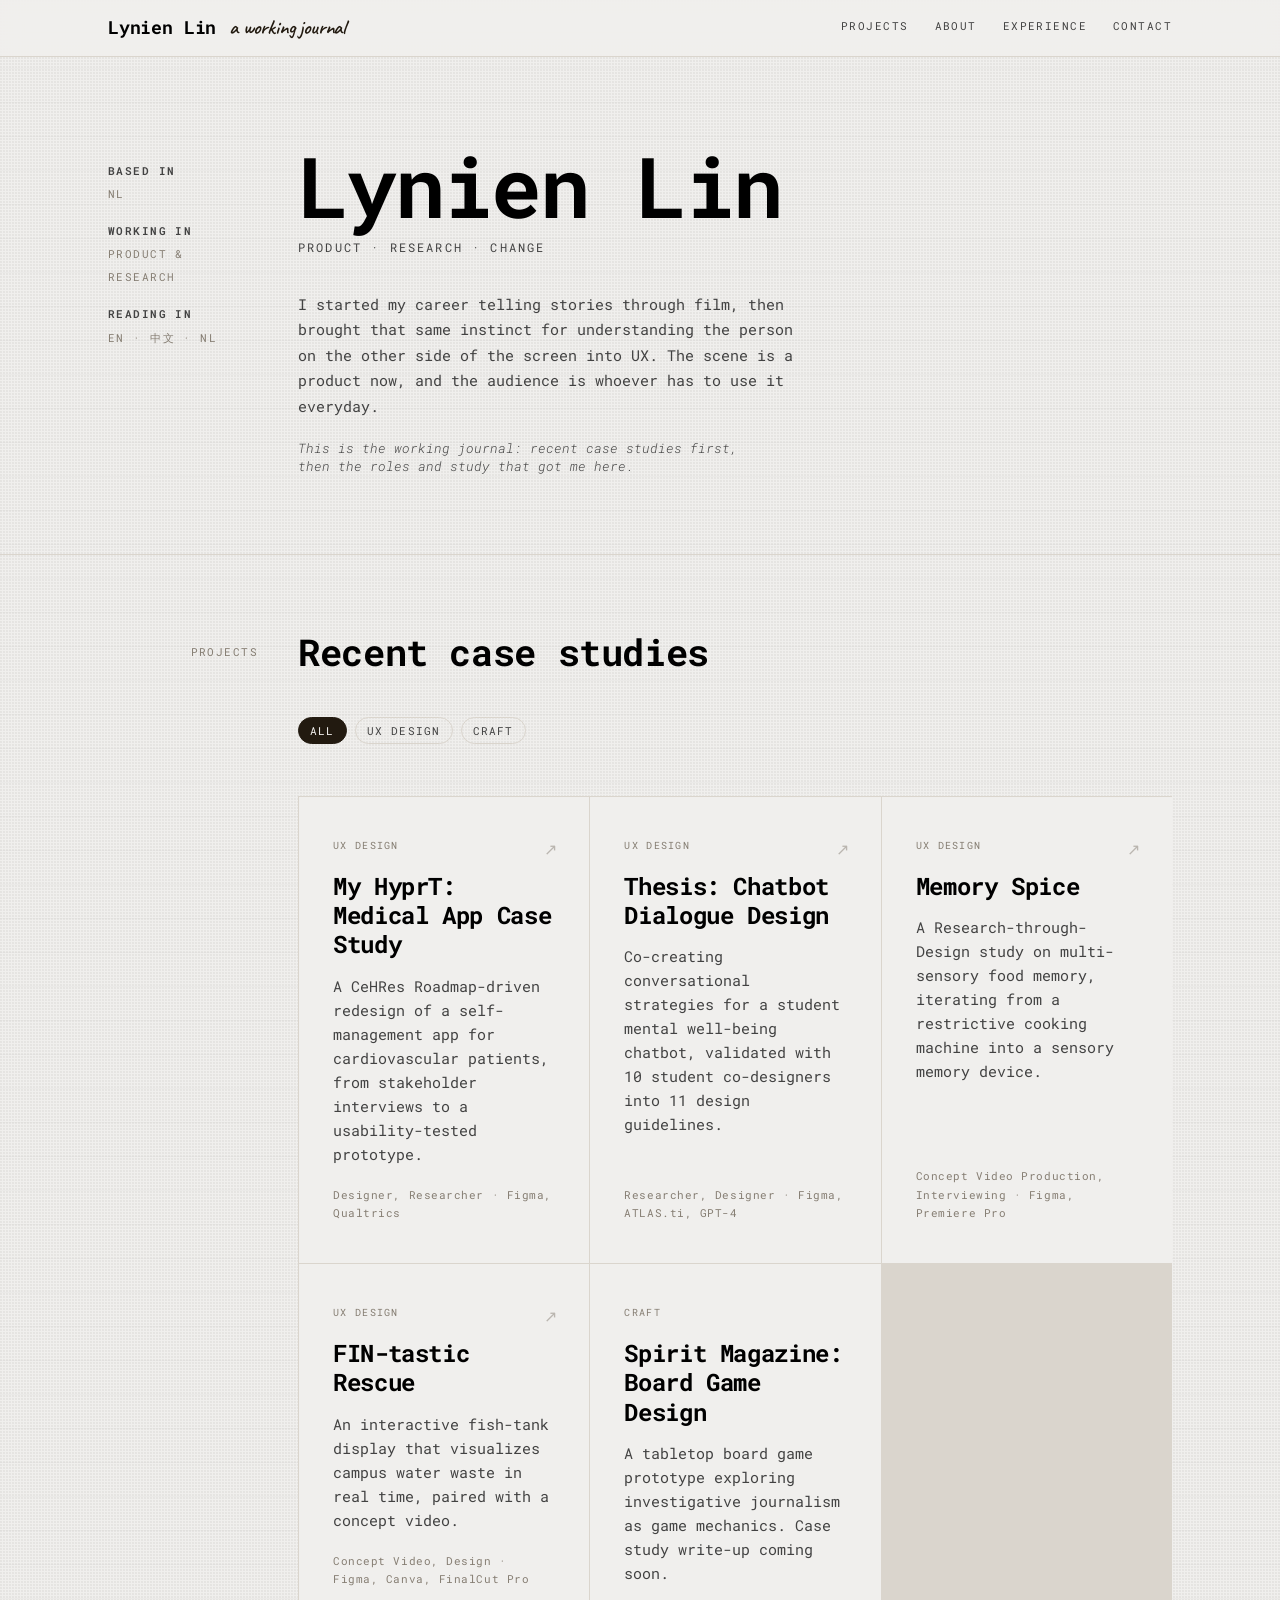
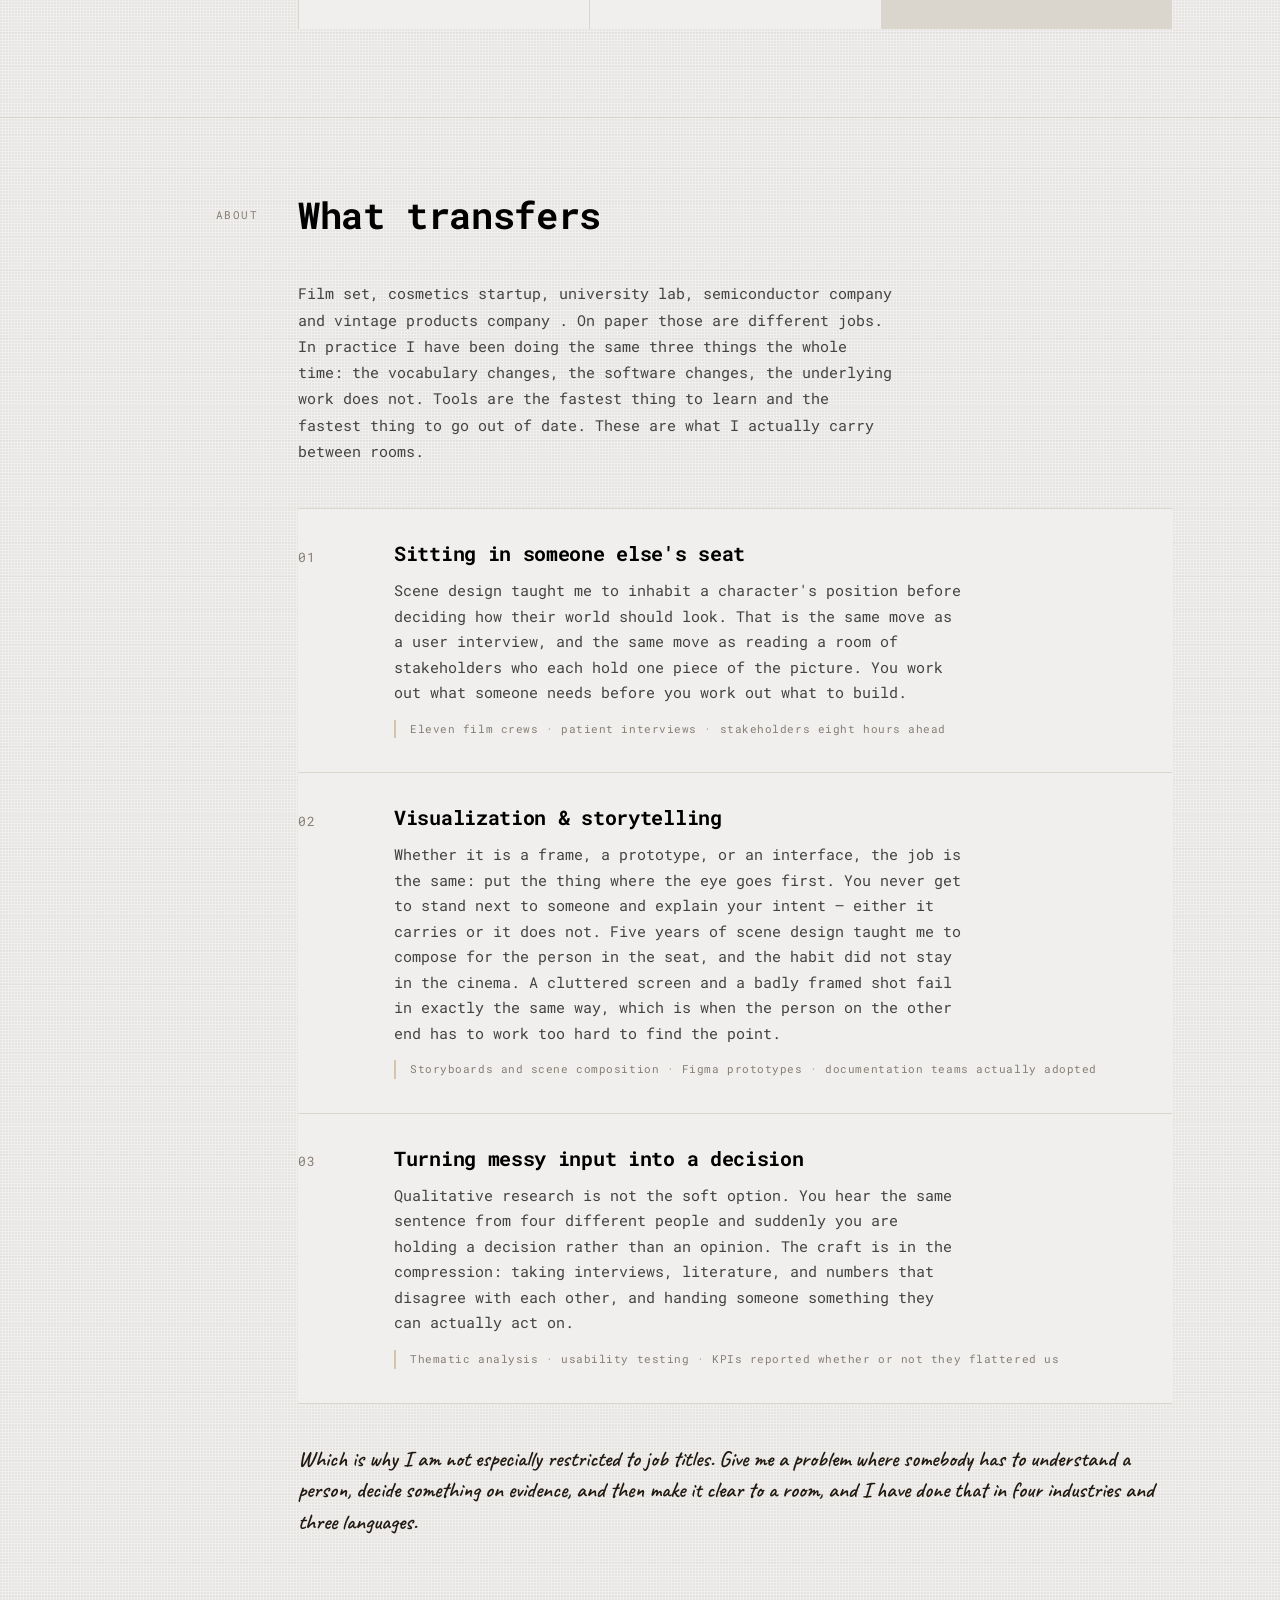
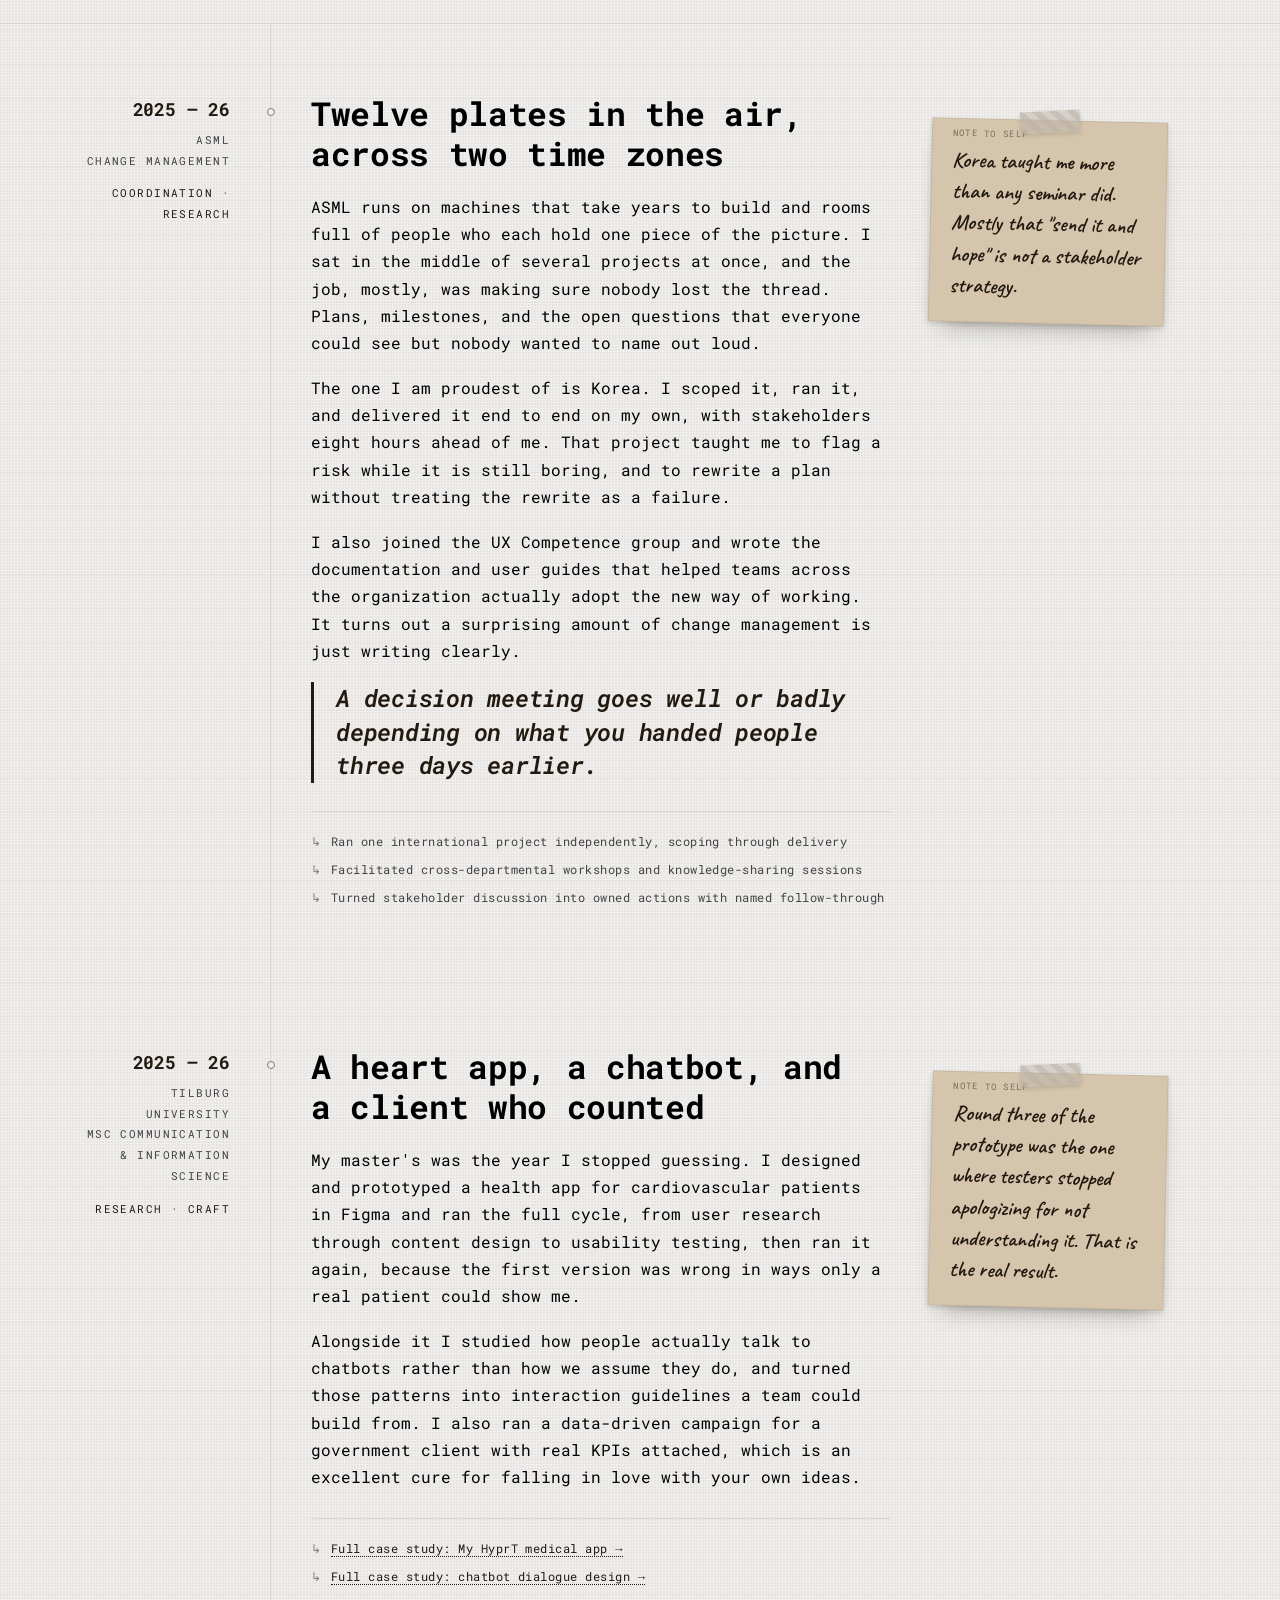
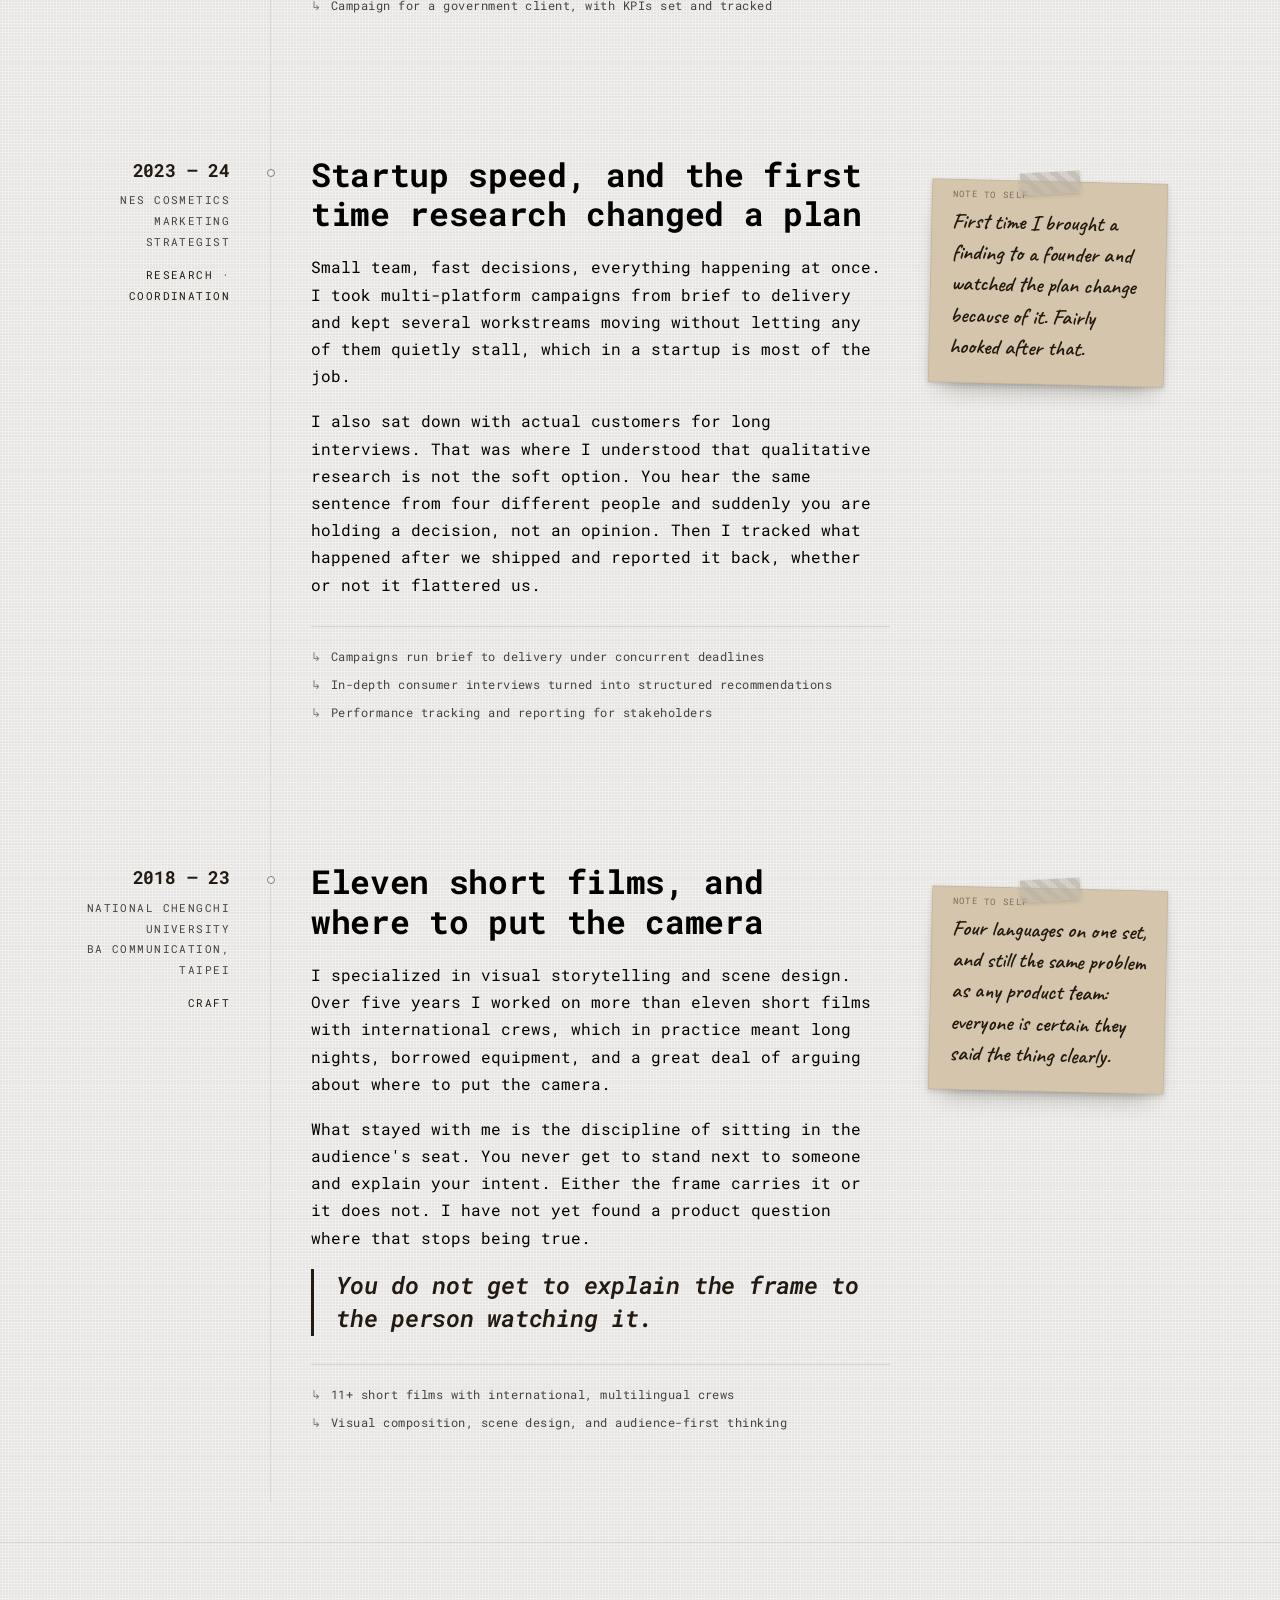
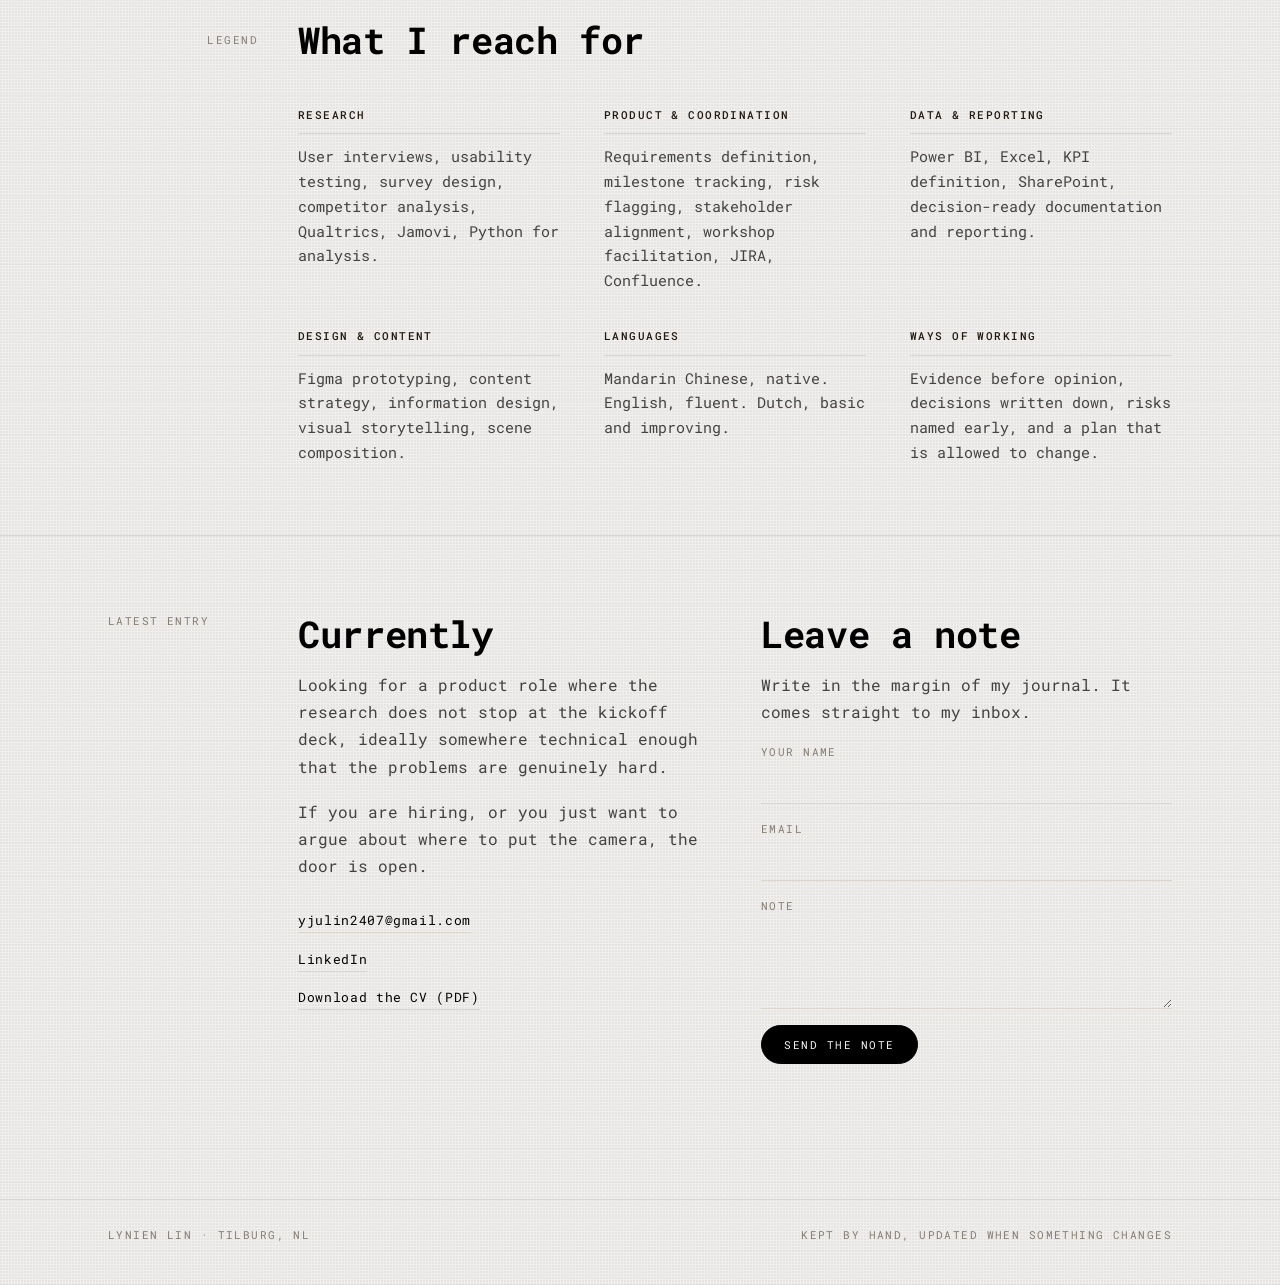
<file: index.html>
<!doctype html>
<html lang="en">
  <head>
    <meta charset="utf-8" />
    <meta name="viewport" content="width=device-width, initial-scale=1" />
    <title>Lynien Lin — A working journal</title>
    <meta
      name="description"
      content="Lynien Lin. Product and research, based in the Netherlands. A working journal of the projects, studies, and film sets that got me here."
    />

    <link rel="preconnect" href="https://fonts.googleapis.com" />
    <link rel="preconnect" href="https://fonts.gstatic.com" crossorigin />
    <link
      href="https://fonts.googleapis.com/css2?family=Caveat:wght@500;600;700&family=Roboto+Mono:ital,wght@0,300;0,400;0,500;0,600;0,700;1,400;1,500&display=swap"
      rel="stylesheet"
    />
    <link rel="stylesheet" href="style.css" />
  </head>

  <body class="margins-on">
    <header class="masthead">
      <div class="wrap masthead-inner">
        <a class="brand" href="#top"
          >Lynien Lin <span> a working journal</span></a
        >

        <nav class="site-nav" aria-label="Sections">
          <a href="#work">Projects</a>
          <a href="#About">About</a>
          <a href="#experience">Experience</a>
          <a href="#contact">Contact</a>
        </nav>
      </div>
    </header>

    <main id="top">
      <!-- ======================= COVER ======================= -->
      <section class="cover">
        <div class="wrap cover-grid">
          <div class="cover-side util">
            <div><b>Based in</b>NL</div>
            <div><b>Working in</b>Product &amp; research</div>
            <div><b>Reading in</b>EN · 中文 · NL</div>
          </div>

          <div>
            <h1>Lynien Lin</h1>
            <p class="role">Product · Research · Change</p>

            <p class="cover-note">
              I started my career telling stories through film, then brought
              that same instinct for understanding the person on the other side
              of the screen into UX. The scene is a product now, and the
              audience is whoever has to use it everyday.
            </p>
            <p class="cover-lede">
              This is the working journal: recent case studies first, then the
              roles and study that got me here.
            </p>
          </div>
        </div>
      </section>

      <!-- ======================= PROJECTS ======================= -->
      <section class="projects reveal" id="work">
        <div class="wrap">
          <div class="section-head">
            <span class="util">Projects</span>
            <div>
              <h2>Recent case studies</h2>
            </div>
          </div>

          <div class="legend-grid">
            <div></div>
            <div>
              <div class="controls" style="margin-bottom: 0">
                <button
                  class="chip project-filter"
                  data-category="all"
                  aria-pressed="true"
                >
                  All
                </button>
                <button
                  class="chip project-filter"
                  data-category="UX Design"
                  aria-pressed="false"
                >
                  UX Design
                </button>
                <button
                  class="chip project-filter"
                  data-category="Craft"
                  aria-pressed="false"
                >
                  Craft
                </button>
              </div>

              <div class="projects-grid" id="projectsGrid" aria-live="polite">
                <!-- rendered from the Projects CMS sheet, journal.js -->
              </div>
              <p
                class="projects-empty"
                id="projectsEmpty"
                style="display: none"
              >
                Nothing filed under this thread yet.
              </p>
            </div>
          </div>
        </div>
      </section>
      <!-- ======================= WHAT TRANSFERS ======================= -->
      <section class="strengths" id="About">
        <div class="wrap">
          <div class="section-head">
            <span class="util">About</span>
            <div>
              <h2>What transfers</h2>
            </div>
          </div>

          <div class="legend-grid">
            <div></div>
            <div>
              <p class="strengths-lede">
                Film set, cosmetics startup, university lab, semiconductor
                company and vintage products company . On paper those are
                different jobs. In practice I have been doing the same three
                things the whole time: the vocabulary changes, the software
                changes, the underlying work does not. Tools are the fastest
                thing to learn and the fastest thing to go out of date. These
                are what I actually carry between rooms.
              </p>

              <ol class="strengths-list">
                <li>
                  <span class="n">01</span>
                  <h3>Sitting in someone else's seat</h3>
                  <p>
                    Scene design taught me to inhabit a character's position
                    before deciding how their world should look. That is the
                    same move as a user interview, and the same move as reading
                    a room of stakeholders who each hold one piece of the
                    picture. You work out what someone needs before you work out
                    what to build.
                  </p>
                  <span class="carry"
                    >Eleven film crews · patient interviews · stakeholders eight
                    hours ahead</span
                  >
                </li>

                <li>
                  <span class="n">02</span>
                  <h3>Visualization &amp; storytelling</h3>
                  <p>
                    Whether it is a frame, a prototype, or an interface, the job
                    is the same: put the thing where the eye goes first. You
                    never get to stand next to someone and explain your intent —
                    either it carries or it does not. Five years of scene design
                    taught me to compose for the person in the seat, and the
                    habit did not stay in the cinema. A cluttered screen and a
                    badly framed shot fail in exactly the same way, which is
                    when the person on the other end has to work too hard to
                    find the point.
                  </p>
                  <span class="carry"
                    >Storyboards and scene composition · Figma prototypes ·
                    documentation teams actually adopted</span
                  >
                </li>

                <li>
                  <span class="n">03</span>
                  <h3>Turning messy input into a decision</h3>
                  <p>
                    Qualitative research is not the soft option. You hear the
                    same sentence from four different people and suddenly you
                    are holding a decision rather than an opinion. The craft is
                    in the compression: taking interviews, literature, and
                    numbers that disagree with each other, and handing someone
                    something they can actually act on.
                  </p>
                  <span class="carry"
                    >Thematic analysis · usability testing · KPIs reported
                    whether or not they flattered us</span
                  >
                </li>
              </ol>

              <p class="strengths-close">
                Which is why I am not especially restricted to job titles. Give
                me a problem where somebody has to understand a person, decide
                something on evidence, and then make it clear to a room, and I
                have done that in four industries and three languages.
              </p>
            </div>
          </div>
        </div>
      </section>

      <!-- ======================= LEDGER ======================= -->
      <div class="wrap ledger" id="experience">
        <!-- ENTRY 01 -->
        <article class="entry reveal" data-threads="coordination research">
          <div class="stamp util">
            <span class="yr">2025 — 26</span>
            <span class="org">ASML</span>
            <span class="org">Change Management</span>
            <span class="tags">Coordination · Research</span>
          </div>

          <div class="page">
            <h2>Twelve plates in the air, across two time zones</h2>
            <p>
              ASML runs on machines that take years to build and rooms full of
              people who each hold one piece of the picture. I sat in the middle
              of several projects at once, and the job, mostly, was making sure
              nobody lost the thread. Plans, milestones, and the open questions
              that everyone could see but nobody wanted to name out loud.
            </p>
            <p>
              The one I am proudest of is Korea. I scoped it, ran it, and
              delivered it end to end on my own, with stakeholders eight hours
              ahead of me. That project taught me to flag a risk while it is
              still boring, and to rewrite a plan without treating the rewrite
              as a failure.
            </p>
            <p>
              I also joined the UX Competence group and wrote the documentation
              and user guides that helped teams across the organization actually
              adopt the new way of working. It turns out a surprising amount of
              change management is just writing clearly.
            </p>
            <p class="pull">
              A decision meeting goes well or badly depending on what you handed
              people three days earlier.
            </p>
            <ul class="receipts">
              <li>
                Ran one international project independently, scoping through
                delivery
              </li>
              <li>
                Facilitated cross-departmental workshops and knowledge-sharing
                sessions
              </li>
              <li>
                Turned stakeholder discussion into owned actions with named
                follow-through
              </li>
            </ul>
          </div>

          <aside class="margin">
            <p>
              Korea taught me more than any seminar did. Mostly that "send it
              and hope" is not a stakeholder strategy.
            </p>
          </aside>
        </article>

        <!-- ENTRY 02 -->
        <article class="entry reveal" data-threads="research craft">
          <div class="stamp util">
            <span class="yr">2025 — 26</span>
            <span class="org">Tilburg University</span>
            <span class="org">MSc Communication &amp; Information Science</span>
            <span class="tags">Research · Craft</span>
          </div>

          <div class="page">
            <h2>A heart app, a chatbot, and a client who counted</h2>
            <p>
              My master's was the year I stopped guessing. I designed and
              prototyped a health app for cardiovascular patients in Figma and
              ran the full cycle, from user research through content design to
              usability testing, then ran it again, because the first version
              was wrong in ways only a real patient could show me.
            </p>
            <p>
              Alongside it I studied how people actually talk to chatbots rather
              than how we assume they do, and turned those patterns into
              interaction guidelines a team could build from. I also ran a
              data-driven campaign for a government client with real KPIs
              attached, which is an excellent cure for falling in love with your
              own ideas.
            </p>
            <ul class="receipts">
              <li>
                <a href="case-study-medical-app.html"
                  >Full case study: My HyprT medical app →</a
                >
              </li>
              <li>
                <a href="case-study-chatbot.html"
                  >Full case study: chatbot dialogue design →</a
                >
              </li>
              <li>
                Campaign for a government client, with KPIs set and tracked
              </li>
            </ul>
          </div>

          <aside class="margin">
            <p>
              Round three of the prototype was the one where testers stopped
              apologizing for not understanding it. That is the real result.
            </p>
          </aside>
        </article>

        <!-- ENTRY 03 -->
        <article class="entry reveal" data-threads="research coordination">
          <div class="stamp util">
            <span class="yr">2023 — 24</span>
            <span class="org">NES Cosmetics</span>
            <span class="org">Marketing Strategist</span>
            <span class="tags">Research · Coordination</span>
          </div>

          <div class="page">
            <h2>Startup speed, and the first time research changed a plan</h2>
            <p>
              Small team, fast decisions, everything happening at once. I took
              multi-platform campaigns from brief to delivery and kept several
              workstreams moving without letting any of them quietly stall,
              which in a startup is most of the job.
            </p>
            <p>
              I also sat down with actual customers for long interviews. That
              was where I understood that qualitative research is not the soft
              option. You hear the same sentence from four different people and
              suddenly you are holding a decision, not an opinion. Then I
              tracked what happened after we shipped and reported it back,
              whether or not it flattered us.
            </p>
            <ul class="receipts">
              <li>
                Campaigns run brief to delivery under concurrent deadlines
              </li>
              <li>
                In-depth consumer interviews turned into structured
                recommendations
              </li>
              <li>Performance tracking and reporting for stakeholders</li>
            </ul>
          </div>

          <aside class="margin">
            <p>
              First time I brought a finding to a founder and watched the plan
              change because of it. Fairly hooked after that.
            </p>
          </aside>
        </article>

        <!-- ENTRY 04 -->
        <article class="entry reveal" data-threads="craft">
          <div class="stamp util">
            <span class="yr">2018 — 23</span>
            <span class="org">National Chengchi University</span>
            <span class="org">BA Communication, Taipei</span>
            <span class="tags">Craft</span>
          </div>

          <div class="page">
            <h2>Eleven short films, and where to put the camera</h2>
            <p>
              I specialized in visual storytelling and scene design. Over five
              years I worked on more than eleven short films with international
              crews, which in practice meant long nights, borrowed equipment,
              and a great deal of arguing about where to put the camera.
            </p>
            <p>
              What stayed with me is the discipline of sitting in the audience's
              seat. You never get to stand next to someone and explain your
              intent. Either the frame carries it or it does not. I have not yet
              found a product question where that stops being true.
            </p>
            <p class="pull">
              You do not get to explain the frame to the person watching it.
            </p>
            <ul class="receipts">
              <li>11+ short films with international, multilingual crews</li>
              <li>
                Visual composition, scene design, and audience-first thinking
              </li>
            </ul>
          </div>

          <aside class="margin">
            <p>
              Four languages on one set, and still the same problem as any
              product team: everyone is certain they said the thing clearly.
            </p>
          </aside>
        </article>
      </div>

      <!-- ======================= LEGEND ======================= -->
      <section class="legend">
        <div class="wrap">
          <div class="section-head">
            <span class="util">Legend</span>
            <h2>What I reach for</h2>
          </div>

          <div class="legend-grid">
            <div></div>
            <div class="legend-list">
              <div>
                <h3>Research</h3>
                <p>
                  User interviews, usability testing, survey design, competitor
                  analysis, Qualtrics, Jamovi, Python for analysis.
                </p>
              </div>
              <div>
                <h3>Product &amp; coordination</h3>
                <p>
                  Requirements definition, milestone tracking, risk flagging,
                  stakeholder alignment, workshop facilitation, JIRA,
                  Confluence.
                </p>
              </div>
              <div>
                <h3>Data &amp; reporting</h3>
                <p>
                  Power BI, Excel, KPI definition, SharePoint, decision-ready
                  documentation and reporting.
                </p>
              </div>
              <div>
                <h3>Design &amp; content</h3>
                <p>
                  Figma prototyping, content strategy, information design,
                  visual storytelling, scene composition.
                </p>
              </div>
              <div>
                <h3>Languages</h3>
                <p>
                  Mandarin Chinese, native. English, fluent. Dutch, basic and
                  improving.
                </p>
              </div>
              <div>
                <h3>Ways of working</h3>
                <p>
                  Evidence before opinion, decisions written down, risks named
                  early, and a plan that is allowed to change.
                </p>
              </div>
            </div>
          </div>
        </div>
      </section>

      <!-- ======================= CLOSING ======================= -->
      <section class="closing" id="contact">
        <div class="wrap closing-grid">
          <span class="util" style="color: var(--ink-3)">Latest entry</span>

          <div class="closing-body">
            <div>
              <h2>Currently</h2>
              <p>
                Looking for a product role where the research does not stop at
                the kickoff deck, ideally somewhere technical enough that the
                problems are genuinely hard.
              </p>
              <p>
                If you are hiring, or you just want to argue about where to put
                the camera, the door is open.
              </p>
              <ul class="contact-list">
                <li>
                  <a href="mailto:yjulin2407@gmail.com">yjulin2407@gmail.com</a>
                </li>
                <li>
                  <a
                    href="https://www.linkedin.com/in/YOUR-LINKEDIN"
                    target="_blank"
                    rel="noopener"
                    >LinkedIn</a
                  >
                </li>
                <li>
                  <a href="Lynien_Lin_CV.pdf" download>Download the CV (PDF)</a>
                </li>
              </ul>
            </div>

            <div>
              <h2>Leave a note</h2>
              <p>
                Write in the margin of my journal. It comes straight to my
                inbox.
              </p>

              <form class="note-form" id="noteForm">
                <div class="field">
                  <label for="nf-name">Your name</label>
                  <input
                    type="text"
                    id="nf-name"
                    name="name"
                    required
                    autocomplete="name"
                  />
                </div>
                <div class="field">
                  <label for="nf-email">Email</label>
                  <input
                    type="email"
                    id="nf-email"
                    name="email"
                    required
                    autocomplete="email"
                  />
                </div>
                <div class="field">
                  <label for="nf-msg">Note</label>
                  <textarea id="nf-msg" name="message" required></textarea>
                </div>
                <button class="send" type="submit">Send the note</button>
                <p class="form-status" id="formStatus" role="status"></p>
              </form>
            </div>
          </div>
        </div>
      </section>
    </main>

    <footer>
      <div class="wrap footer-inner util">
        <span>Lynien Lin · Tilburg, NL</span>
        <span>Kept by hand, updated when something changes</span>
      </div>
    </footer>

    <script src="journal.js" defer></script>
  </body>
</html>
</file>
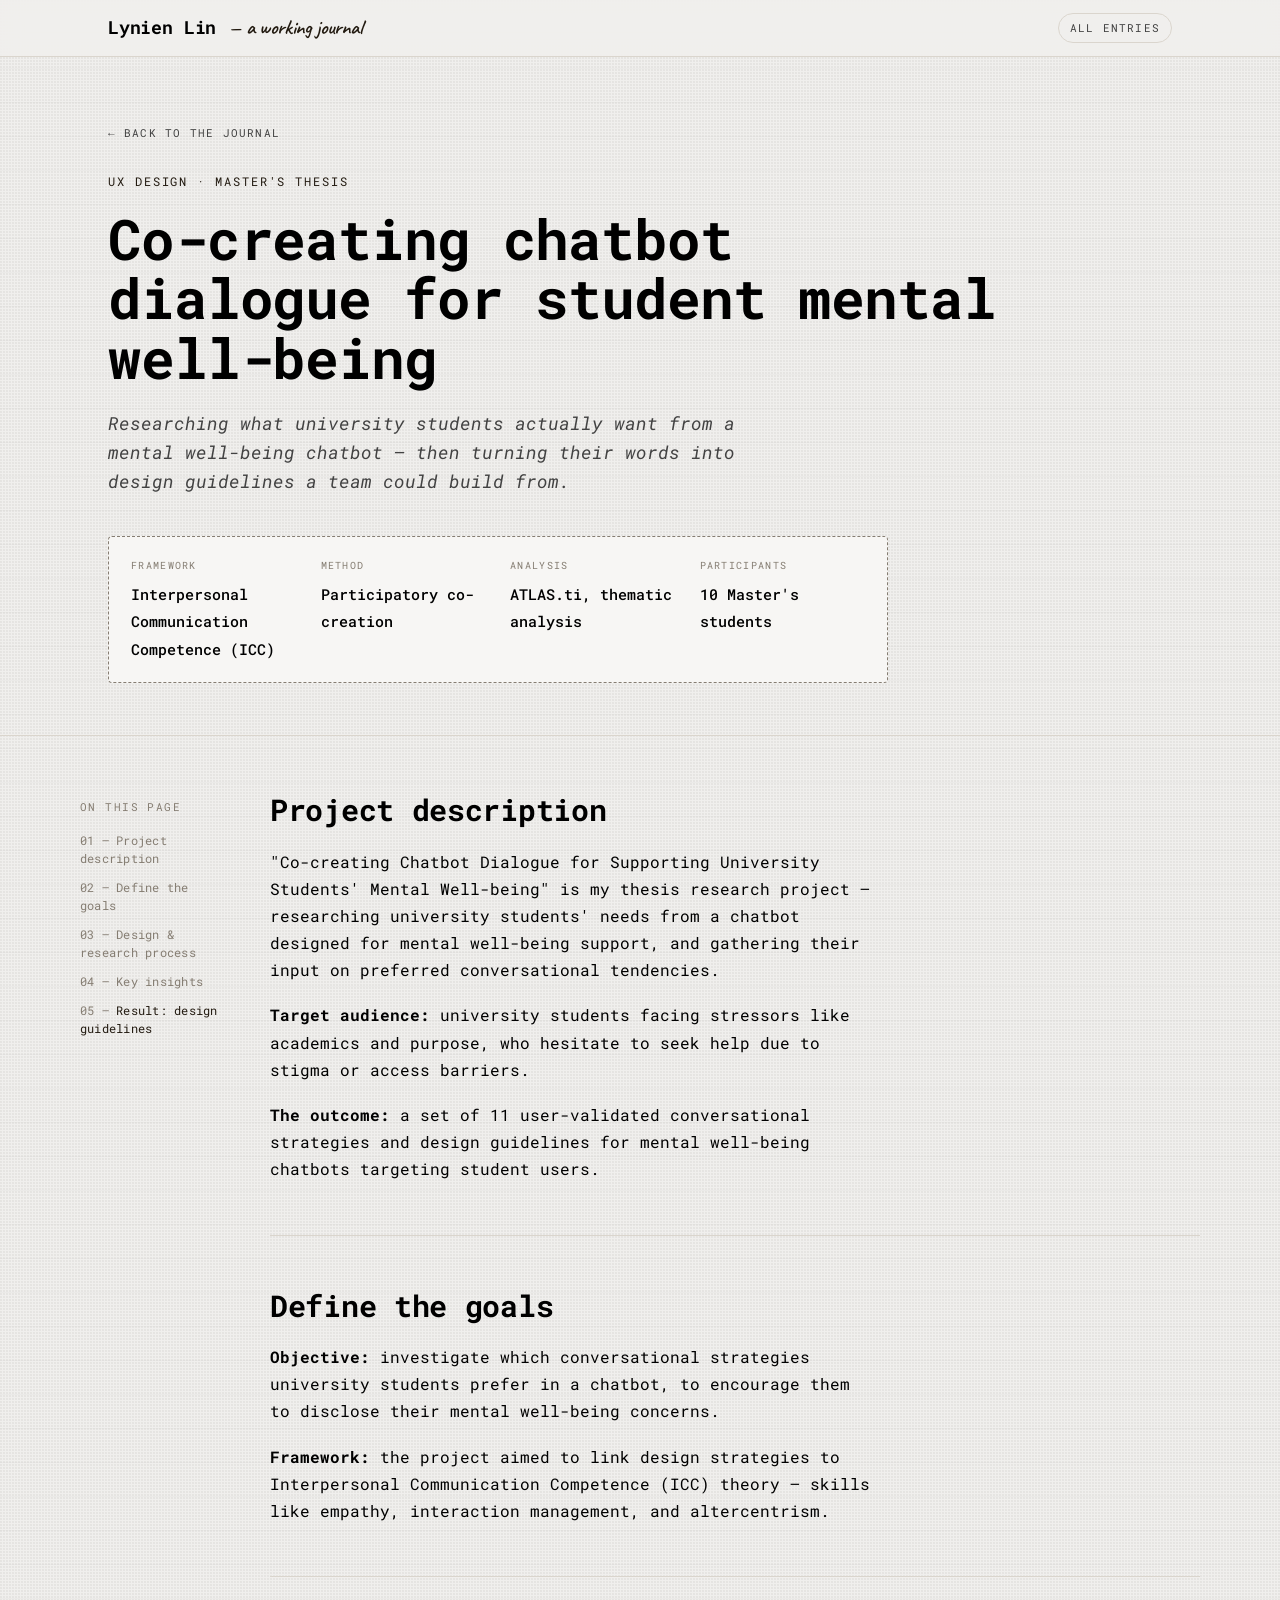
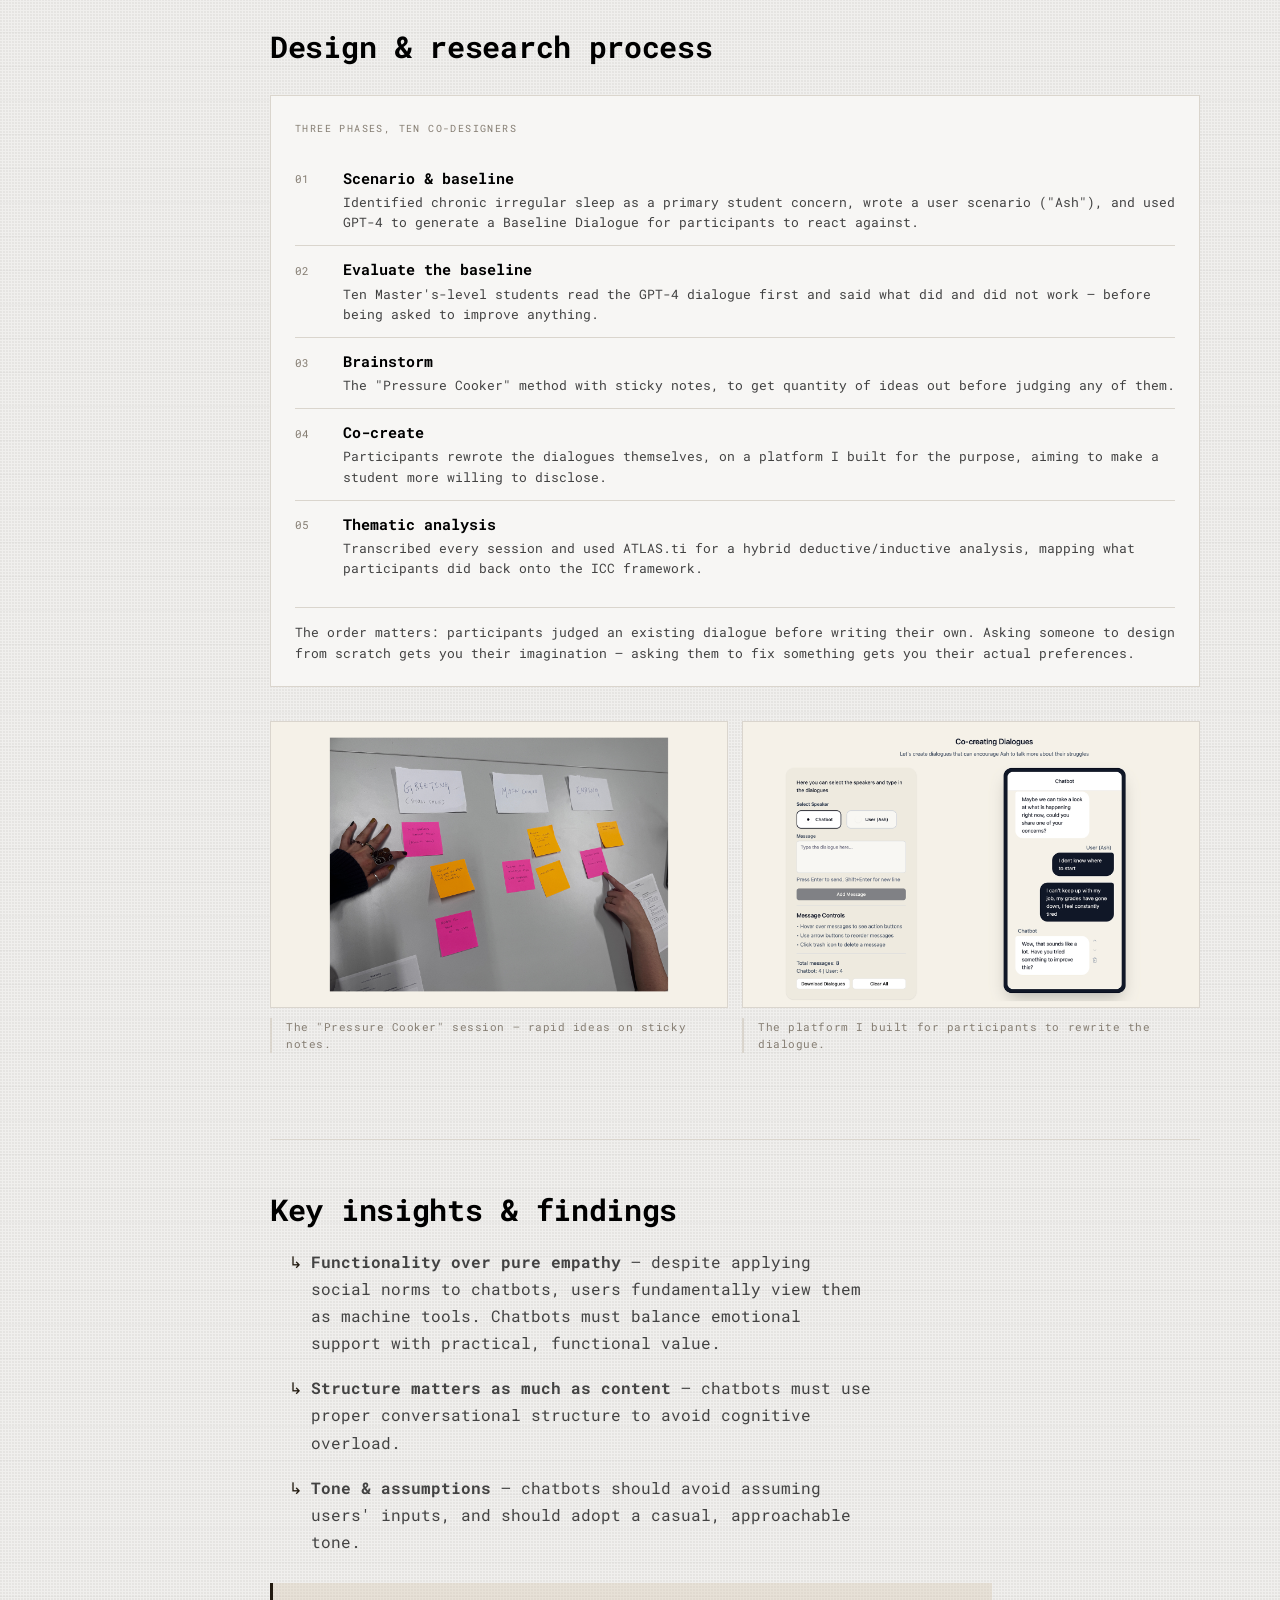
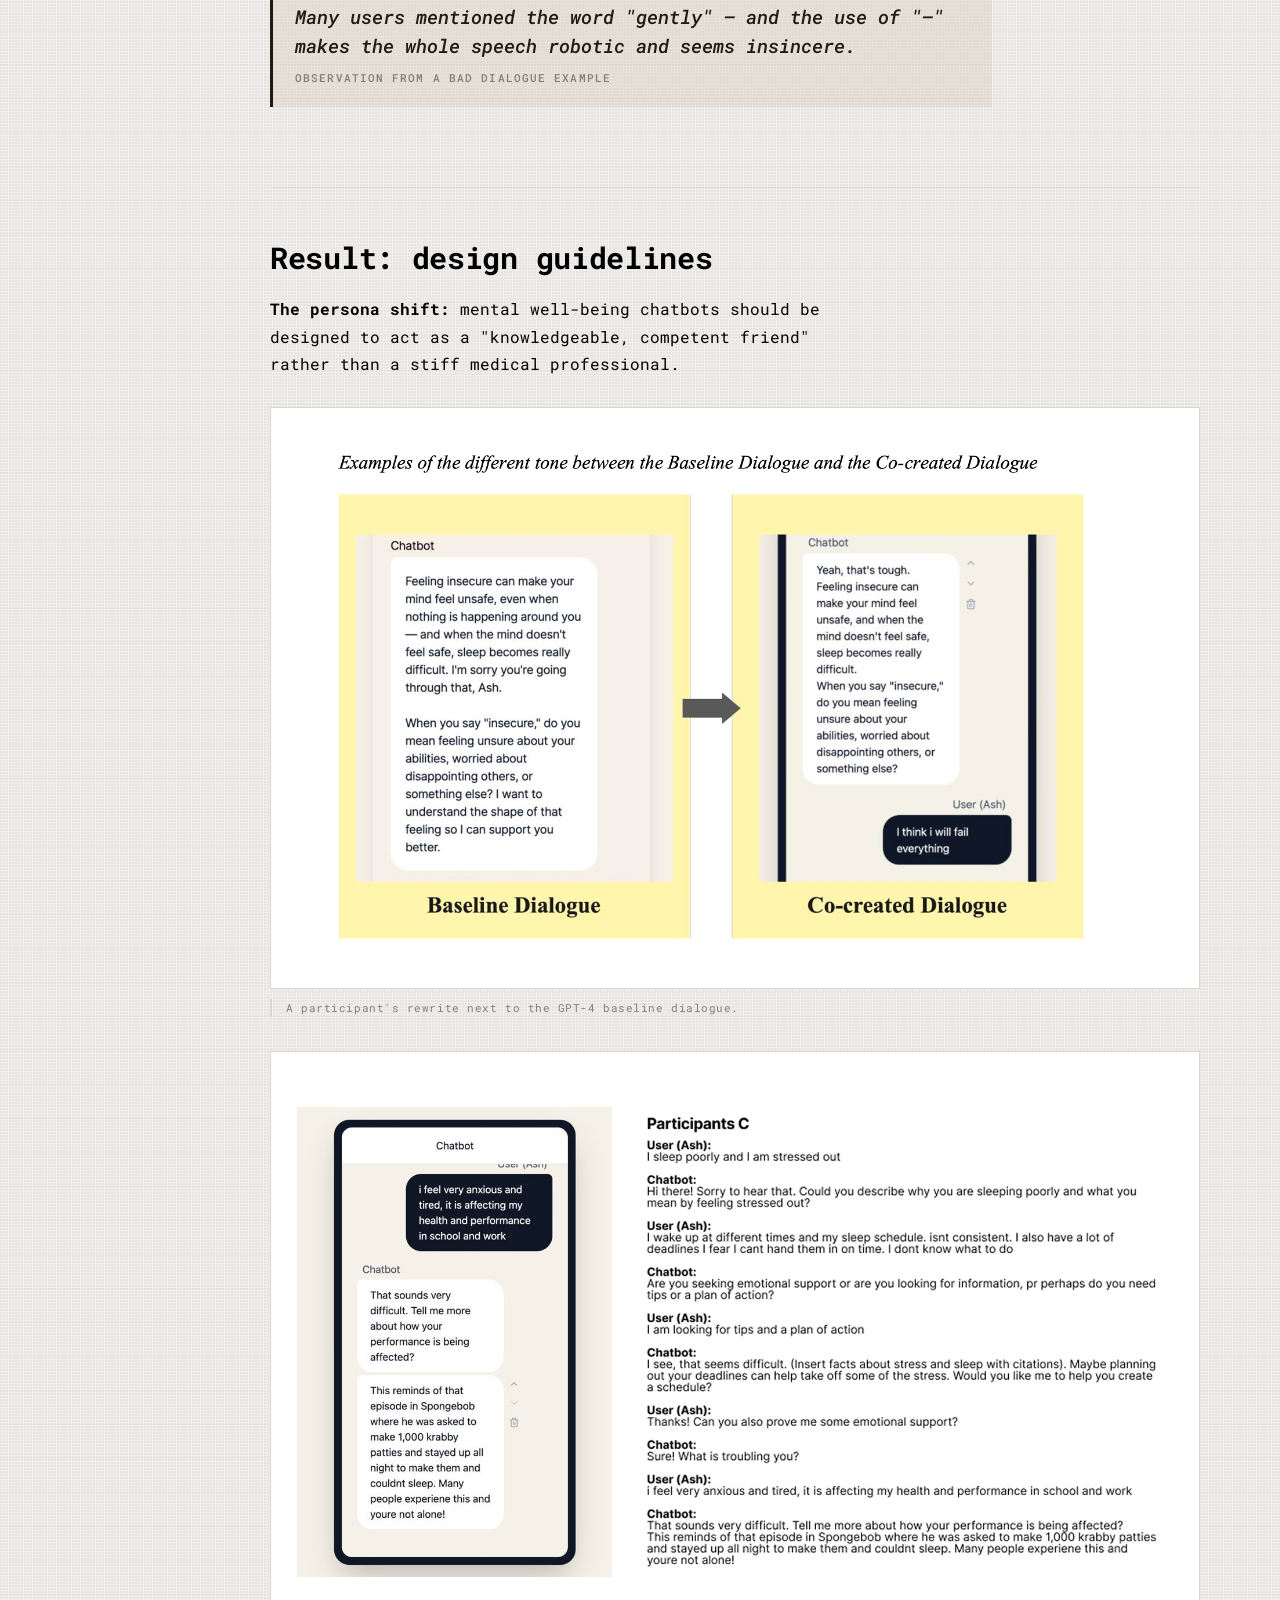
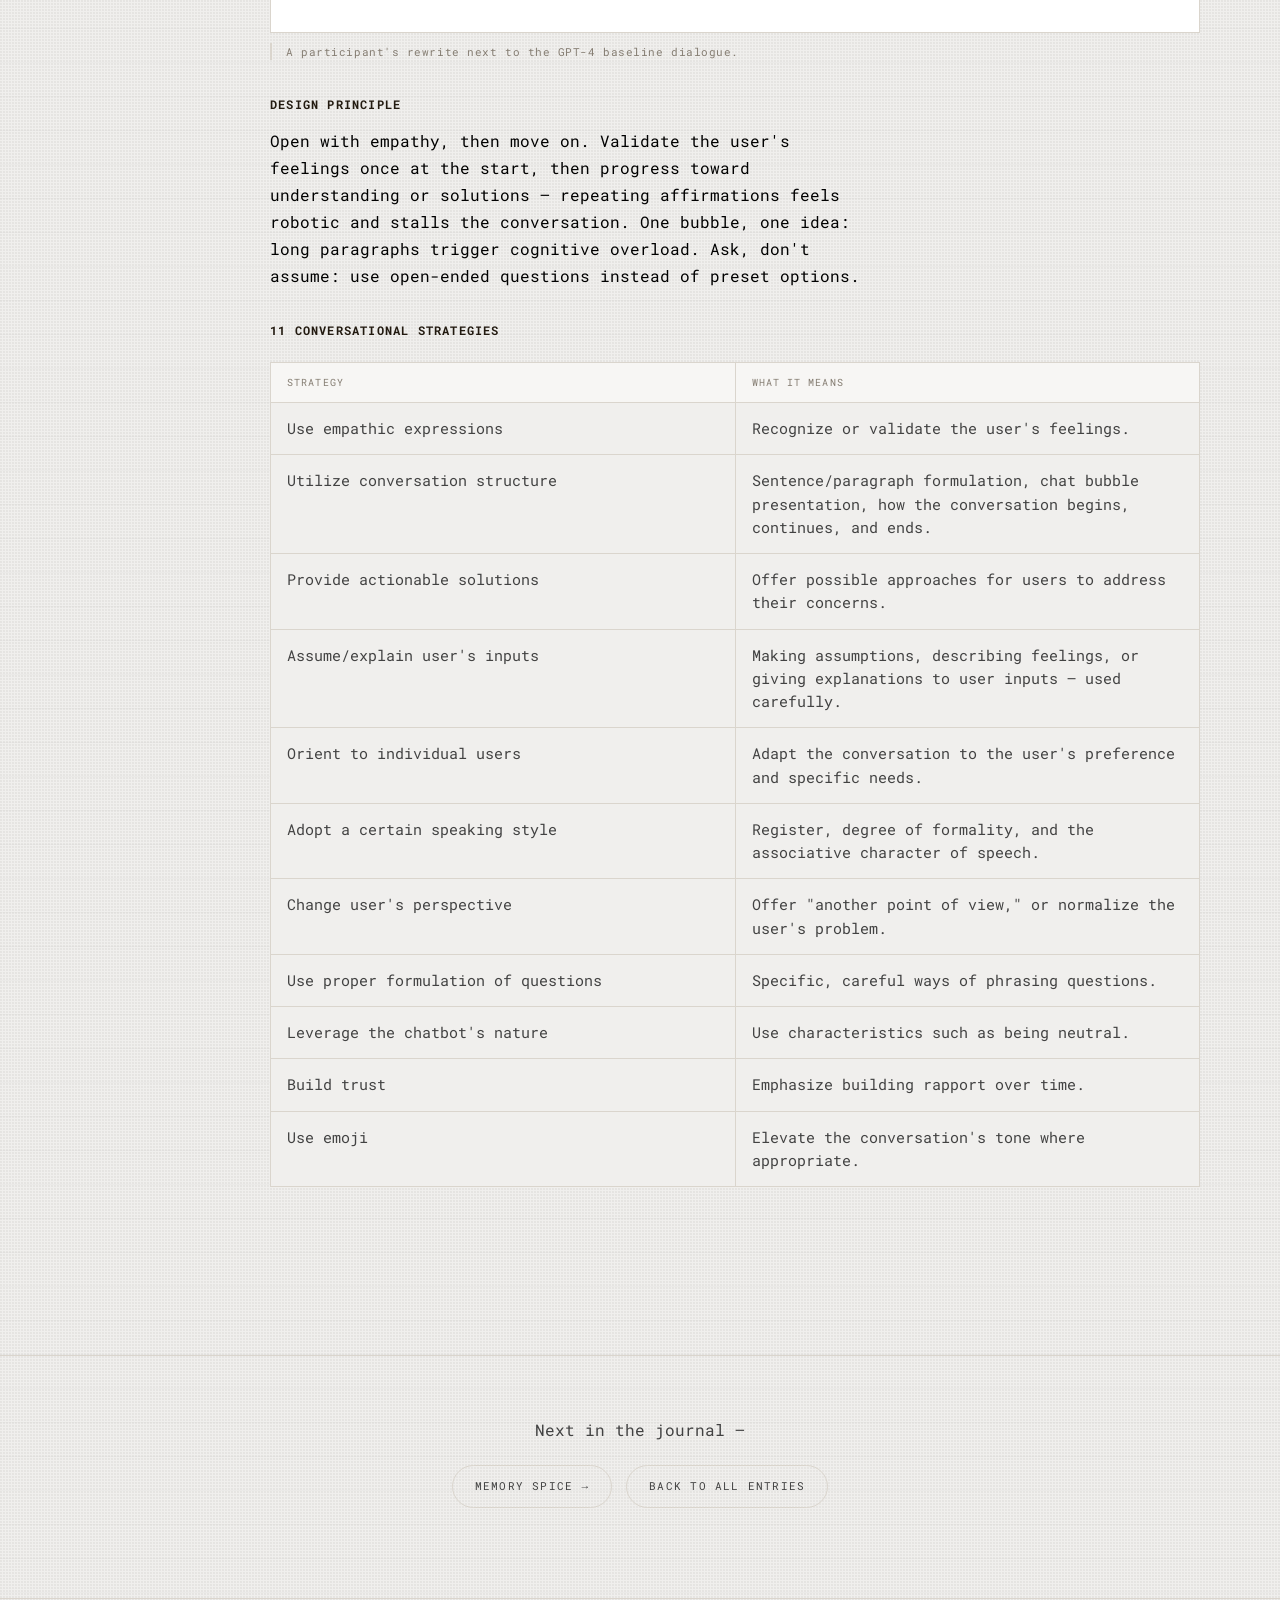
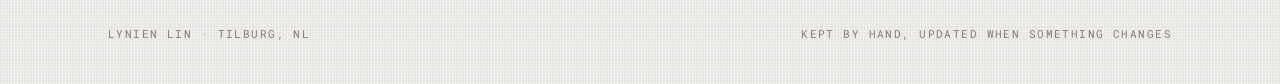
<file: case-study-chatbot.html>
<!doctype html>
<html lang="en">
  <head>
    <meta charset="utf-8" />
    <meta name="viewport" content="width=device-width, initial-scale=1" />
    <title>Thesis: Chatbot Dialogue Design — Lynien Lin</title>
    <meta
      name="description"
      content="Co-creating conversational strategies for a student mental well-being chatbot, validated with 10 student co-designers into 11 design guidelines."
    />

    <link rel="preconnect" href="https://fonts.googleapis.com" />
    <link rel="preconnect" href="https://fonts.gstatic.com" crossorigin />
    <link
      href="https://fonts.googleapis.com/css2?family=Caveat:wght@500;600;700&family=Roboto+Mono:ital,wght@0,300;0,400;0,500;0,600;0,700;1,400;1,500&display=swap"
      rel="stylesheet"
    />
    <link rel="stylesheet" href="style.css" />
  </head>

  <body>
    <header class="masthead">
      <div class="wrap masthead-inner">
        <a class="brand" href="index.html"
          >Lynien Lin <span>— a working journal</span></a
        >
        <div class="controls">
          <a class="chip" href="index.html#top" style="text-decoration: none"
            >All entries</a
          >
        </div>
      </div>
    </header>

    <main id="top">
      <section class="cs-cover">
        <div class="wrap">
          <a class="cs-back" href="index.html#top">← Back to the journal</a>
          <p class="cat">UX Design · Master's Thesis</p>
          <h1>Co-creating chatbot dialogue for student mental well-being</h1>
          <p class="cs-lede">
            Researching what university students actually want from a mental
            well-being chatbot — then turning their words into design guidelines
            a team could build from.
          </p>

          <div class="cs-meta">
            <div>
              <b>Framework</b
              ><span>Interpersonal Communication Competence (ICC)</span>
            </div>
            <div><b>Method</b><span>Participatory co-creation</span></div>
            <div><b>Analysis</b><span>ATLAS.ti, thematic analysis</span></div>
            <div><b>Participants</b><span>10 Master's students</span></div>
          </div>
        </div>
      </section>

      <div class="wrap cs-body">
        <nav class="cs-nav" aria-label="Case study sections">
          <span class="util">On this page</span>
          <ol>
            <li><a href="#description">Project description</a></li>
            <li><a href="#goals">Define the goals</a></li>
            <li><a href="#process">Design &amp; research process</a></li>
            <li><a href="#insights">Key insights</a></li>
            <li><a href="#result">Result: design guidelines</a></li>
          </ol>
        </nav>

        <div>
          <section class="cs-section" id="description">
            <h2>Project description</h2>
            <p>
              "Co-creating Chatbot Dialogue for Supporting University Students'
              Mental Well-being" is my thesis research project — researching
              university students' needs from a chatbot designed for mental
              well-being support, and gathering their input on preferred
              conversational tendencies.
            </p>
            <p>
              <b>Target audience:</b> university students facing stressors like
              academics and purpose, who hesitate to seek help due to stigma or
              access barriers.
            </p>
            <p>
              <b>The outcome:</b> a set of 11 user-validated conversational
              strategies and design guidelines for mental well-being chatbots
              targeting student users.
            </p>
          </section>

          <section class="cs-section" id="goals">
            <h2>Define the goals</h2>
            <p>
              <b>Objective:</b> investigate which conversational strategies
              university students prefer in a chatbot, to encourage them to
              disclose their mental well-being concerns.
            </p>
            <p>
              <b>Framework:</b> the project aimed to link design strategies to
              Interpersonal Communication Competence (ICC) theory — skills like
              empathy, interaction management, and altercentrism.
            </p>
          </section>

          <section class="cs-section" id="process">
            <h2>Design &amp; research process</h2>

            <figure class="phases">
              <span class="rx-label">Three phases, ten co-designers</span>
              <ol class="phases-steps">
                <li>
                  <span class="n">01</span>
                  <div>
                    <b>Scenario &amp; baseline</b>
                    <span
                      >Identified chronic irregular sleep as a primary student
                      concern, wrote a user scenario ("Ash"), and used GPT-4 to
                      generate a Baseline Dialogue for participants to react
                      against.</span
                    >
                  </div>
                </li>
                <li>
                  <span class="n">02</span>
                  <div>
                    <b>Evaluate the baseline</b>
                    <span
                      >Ten Master's-level students read the GPT-4 dialogue first
                      and said what did and did not work — before being asked to
                      improve anything.</span
                    >
                  </div>
                </li>
                <li>
                  <span class="n">03</span>
                  <div>
                    <b>Brainstorm</b>
                    <span
                      >The "Pressure Cooker" method with sticky notes, to get
                      quantity of ideas out before judging any of them.</span
                    >
                  </div>
                </li>
                <li>
                  <span class="n">04</span>
                  <div>
                    <b>Co-create</b>
                    <span
                      >Participants rewrote the dialogues themselves, on a
                      platform I built for the purpose, aiming to make a student
                      more willing to disclose.</span
                    >
                  </div>
                </li>
                <li>
                  <span class="n">05</span>
                  <div>
                    <b>Thematic analysis</b>
                    <span
                      >Transcribed every session and used ATLAS.ti for a hybrid
                      deductive/inductive analysis, mapping what participants
                      did back onto the ICC framework.</span
                    >
                  </div>
                </li>
              </ol>
              <figcaption>
                The order matters: participants judged an existing dialogue
                before writing their own. Asking someone to design from scratch
                gets you their imagination — asking them to fix something gets
                you their actual preferences.
              </figcaption>
            </figure>

            <!-- MEDIA: drop files into assets/chatbot-dialogue/ -->
            <div class="media-row cols-2">
              <div class="media">
                <figure>
                  <img
                    src="assets/chatbot-dialogue/workshop.jpg"
                    alt="Sticky notes from the Pressure Cooker brainstorming session"
                  />
                  <div class="media-placeholder">Workshop brainstorm</div>
                  <figcaption>
                    The "Pressure Cooker" session — rapid ideas on sticky notes.
                  </figcaption>
                </figure>
              </div>
              <div class="media">
                <figure>
                  <img
                    src="assets/chatbot-dialogue/platform.jpg"
                    alt="The co-creation platform participants used to redesign dialogues"
                  />
                  <div class="media-placeholder">Co-creation platform</div>
                  <figcaption>
                    The platform I built for participants to rewrite the
                    dialogue.
                  </figcaption>
                </figure>
              </div>
            </div>
          </section>

          <section class="cs-section" id="insights">
            <h2>Key insights &amp; findings</h2>
            <ul class="cs-findings">
              <li>
                <b>Functionality over pure empathy</b> — despite applying social
                norms to chatbots, users fundamentally view them as machine
                tools. Chatbots must balance emotional support with practical,
                functional value.
              </li>
              <li>
                <b>Structure matters as much as content</b> — chatbots must use
                proper conversational structure to avoid cognitive overload.
              </li>
              <li>
                <b>Tone &amp; assumptions</b> — chatbots should avoid assuming
                users' inputs, and should adopt a casual, approachable tone.
              </li>
            </ul>
            <blockquote class="cs-quote">
              Many users mentioned the word "gently" — and the use of "—" makes
              the whole speech robotic and seems insincere.
              <cite>Observation from a bad dialogue example</cite>
            </blockquote>
          </section>

          <section class="cs-section" id="result">
            <h2>Result: design guidelines</h2>
            <p>
              <b>The persona shift:</b> mental well-being chatbots should be
              designed to act as a "knowledgeable, competent friend" rather than
              a stiff medical professional.
            </p>

            <!-- MEDIA: a before/after of the dialogue itself -->
            <div class="media">
              <figure>
                <img
                  src="assets/chatbot-dialogue/dialogue-example.jpg"
                  alt="A dialogue redesigned by participants next to the GPT-4 baseline"
                />
                <div class="media-placeholder">
                  Dialogue: baseline vs. participant rewrite
                </div>
                <figcaption>
                  A participant's rewrite next to the GPT-4 baseline dialogue.
                </figcaption>
              </figure>
            </div>
            <div class="media">
              <figure>
                <img
                  src="assets/chatbot-dialogue/dialogue-example2.jpg"
                  alt="A full dialogue example redesigned by participants"
                />
                <div class="media-placeholder">Full Example</div>
                <figcaption>
                  A participant's rewrite next to the GPT-4 baseline dialogue.
                </figcaption>
              </figure>
            </div>
            <h3>Design principle</h3>
            <p>
              Open with empathy, then move on. Validate the user's feelings once
              at the start, then progress toward understanding or solutions —
              repeating affirmations feels robotic and stalls the conversation.
              One bubble, one idea: long paragraphs trigger cognitive overload.
              Ask, don't assume: use open-ended questions instead of preset
              options.
            </p>

            <h3>11 conversational strategies</h3>
            <div class="cs-table">
              <div class="h">Strategy</div>
              <div class="h">What it means</div>

              <div class="c">Use empathic expressions</div>
              <div class="c">Recognize or validate the user's feelings.</div>

              <div class="c">Utilize conversation structure</div>
              <div class="c">
                Sentence/paragraph formulation, chat bubble presentation, how
                the conversation begins, continues, and ends.
              </div>

              <div class="c">Provide actionable solutions</div>
              <div class="c">
                Offer possible approaches for users to address their concerns.
              </div>

              <div class="c">Assume/explain user's inputs</div>
              <div class="c">
                Making assumptions, describing feelings, or giving explanations
                to user inputs — used carefully.
              </div>

              <div class="c">Orient to individual users</div>
              <div class="c">
                Adapt the conversation to the user's preference and specific
                needs.
              </div>

              <div class="c">Adopt a certain speaking style</div>
              <div class="c">
                Register, degree of formality, and the associative character of
                speech.
              </div>

              <div class="c">Change user's perspective</div>
              <div class="c">
                Offer "another point of view," or normalize the user's problem.
              </div>

              <div class="c">Use proper formulation of questions</div>
              <div class="c">Specific, careful ways of phrasing questions.</div>

              <div class="c">Leverage the chatbot's nature</div>
              <div class="c">Use characteristics such as being neutral.</div>

              <div class="c">Build trust</div>
              <div class="c">Emphasize building rapport over time.</div>

              <div class="c">Use emoji</div>
              <div class="c">
                Elevate the conversation's tone where appropriate.
              </div>
            </div>
          </section>
        </div>
      </div>

      <section class="cs-close">
        <div class="wrap">
          <p>Next in the journal —</p>
          <div class="cs-close-links">
            <a href="case-study-memory-spice.html">Memory Spice →</a>
            <a href="index.html#top">Back to all entries</a>
          </div>
        </div>
      </section>
    </main>

    <footer>
      <div class="wrap footer-inner util">
        <span>Lynien Lin · Tilburg, NL</span>
        <span>Kept by hand, updated when something changes</span>
      </div>
    </footer>

    <script src="journal.js" defer></script>
  </body>
</html>
</file>
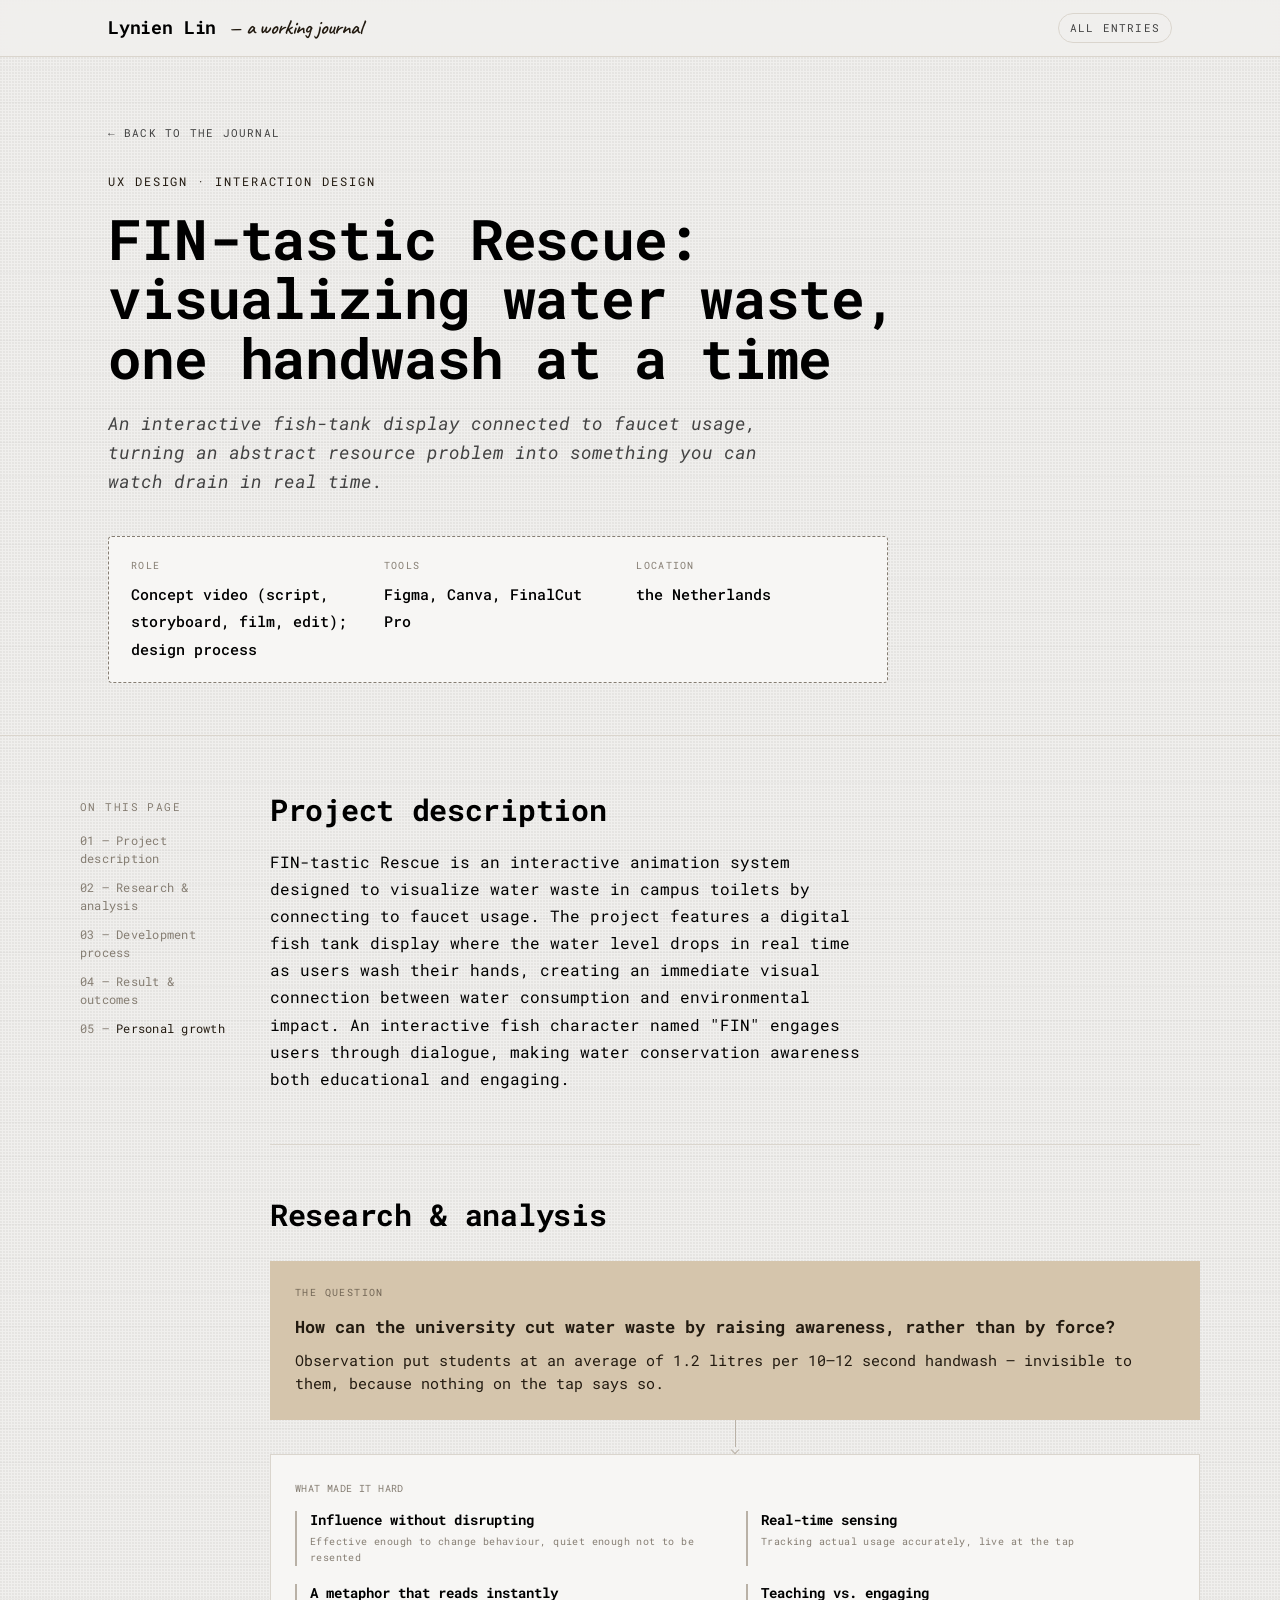
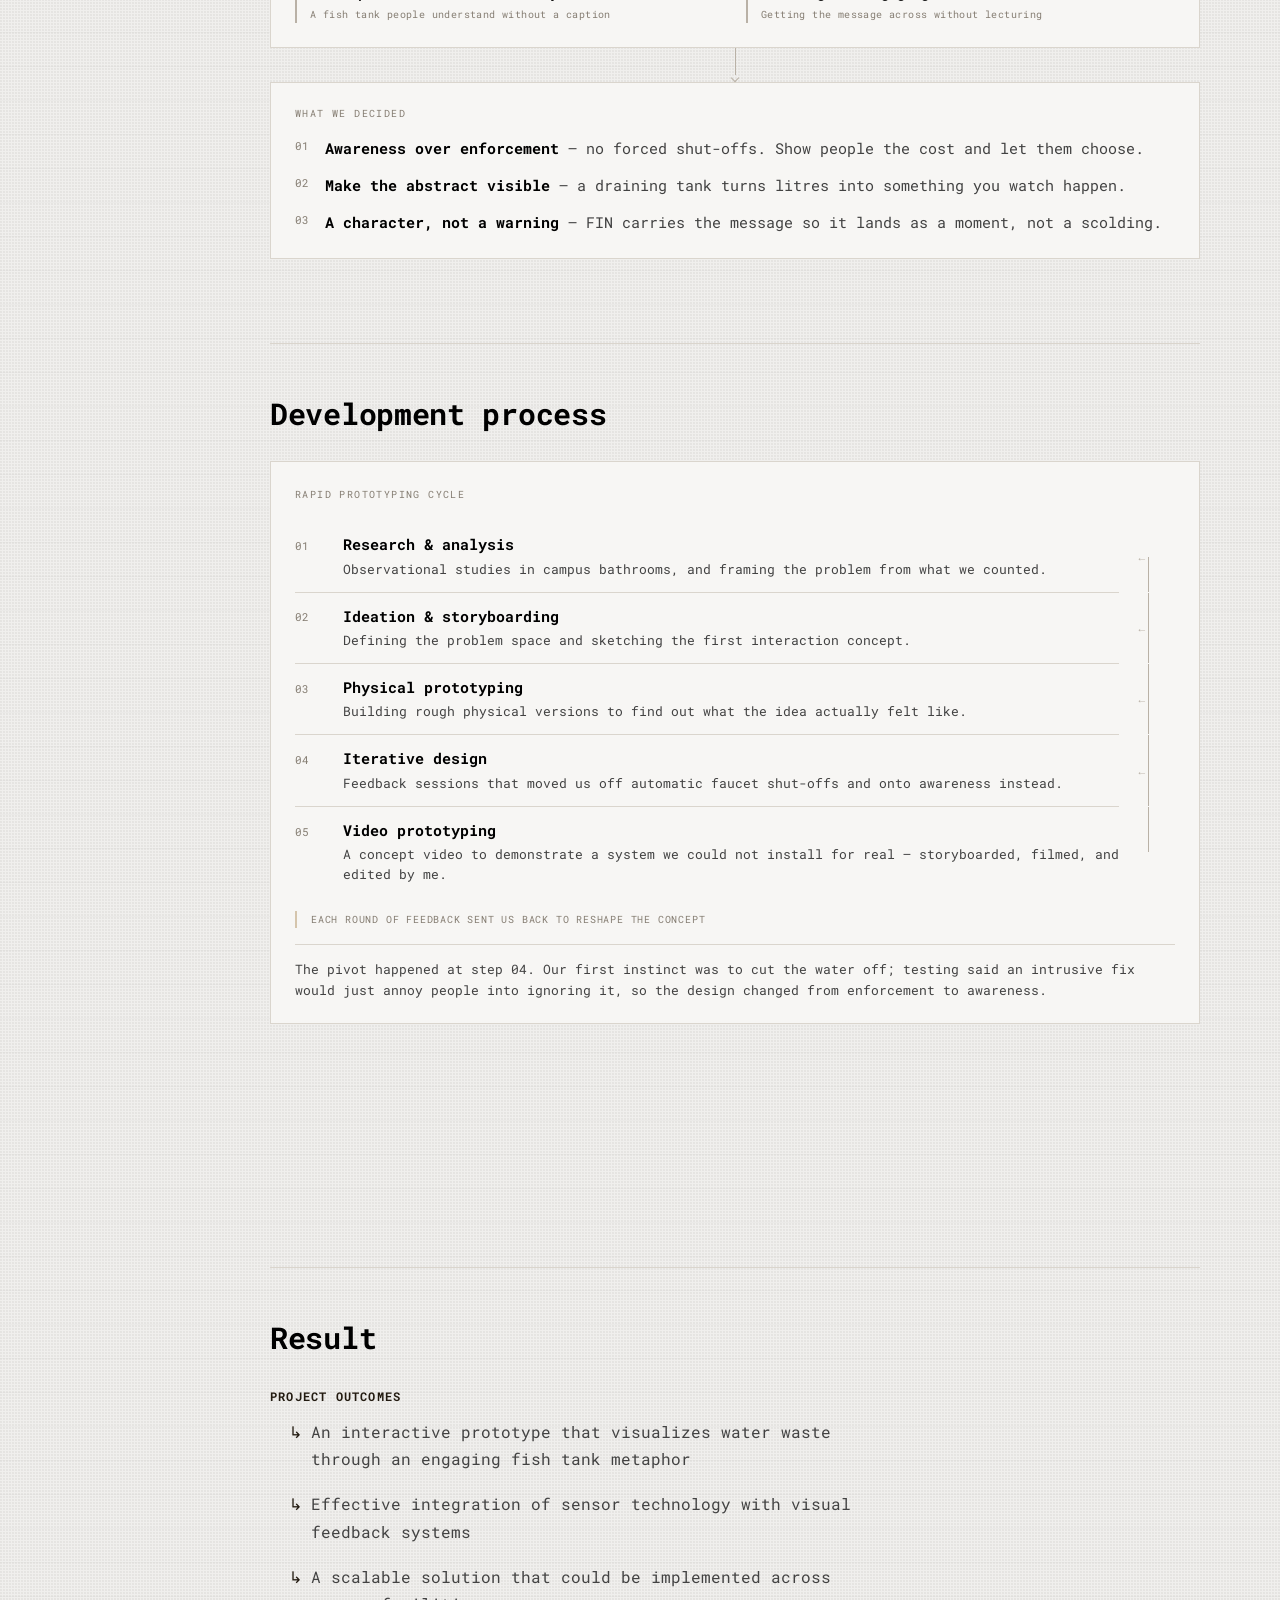
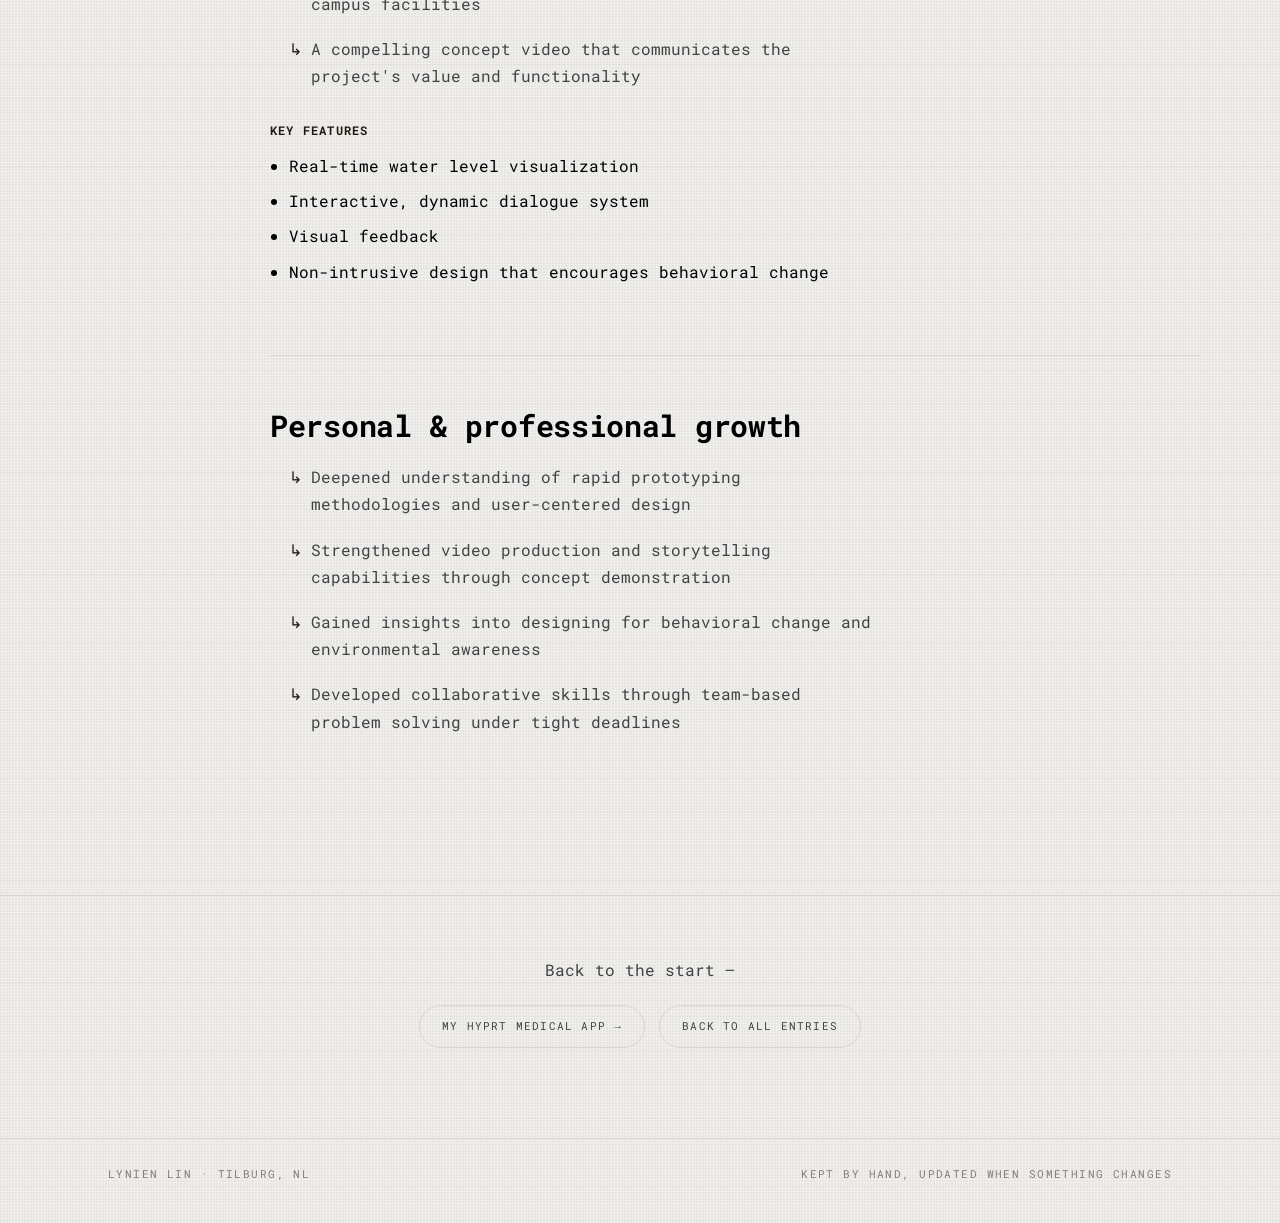
<file: case-study-fin-tastic-rescue.html>
<!doctype html>
<html lang="en">
  <head>
    <meta charset="utf-8" />
    <meta name="viewport" content="width=device-width, initial-scale=1" />
    <title>FIN-tastic Rescue — Lynien Lin</title>
    <meta
      name="description"
      content="An interactive fish-tank display that visualizes campus water waste in real time, paired with a concept video."
    />

    <link rel="preconnect" href="https://fonts.googleapis.com" />
    <link rel="preconnect" href="https://fonts.gstatic.com" crossorigin />
    <link
      href="https://fonts.googleapis.com/css2?family=Caveat:wght@500;600;700&family=Roboto+Mono:ital,wght@0,300;0,400;0,500;0,600;0,700;1,400;1,500&display=swap"
      rel="stylesheet"
    />
    <link rel="stylesheet" href="style.css" />
  </head>

  <body>
    <header class="masthead">
      <div class="wrap masthead-inner">
        <a class="brand" href="index.html"
          >Lynien Lin <span>— a working journal</span></a
        >
        <div class="controls">
          <a class="chip" href="index.html#top" style="text-decoration: none"
            >All entries</a
          >
        </div>
      </div>
    </header>

    <main id="top">
      <section class="cs-cover">
        <div class="wrap">
          <a class="cs-back" href="index.html#top">← Back to the journal</a>
          <p class="cat">UX Design · Interaction Design</p>
          <h1>
            FIN-tastic Rescue: visualizing water waste, one handwash at a time
          </h1>
          <p class="cs-lede">
            An interactive fish-tank display connected to faucet usage, turning
            an abstract resource problem into something you can watch drain in
            real time.
          </p>

          <div class="cs-meta">
            <div>
              <b>Role</b
              ><span
                >Concept video (script, storyboard, film, edit); design
                process</span
              >
            </div>
            <div><b>Tools</b><span>Figma, Canva, FinalCut Pro</span></div>
            <div><b>Location</b><span>the Netherlands</span></div>
          </div>
        </div>
      </section>

      <div class="wrap cs-body">
        <nav class="cs-nav" aria-label="Case study sections">
          <span class="util">On this page</span>
          <ol>
            <li><a href="#description">Project description</a></li>
            <li><a href="#research">Research &amp; analysis</a></li>
            <li><a href="#process">Development process</a></li>
            <li><a href="#result">Result &amp; outcomes</a></li>
            <li><a href="#growth">Personal growth</a></li>
          </ol>
        </nav>

        <div>
          <section class="cs-section" id="description">
            <h2>Project description</h2>
            <p>
              FIN-tastic Rescue is an interactive animation system designed to
              visualize water waste in campus toilets by connecting to faucet
              usage. The project features a digital fish tank display where the
              water level drops in real time as users wash their hands, creating
              an immediate visual connection between water consumption and
              environmental impact. An interactive fish character named "FIN"
              engages users through dialogue, making water conservation
              awareness both educational and engaging.
            </p>
          </section>

          <section class="cs-section" id="research">
            <h2>Research &amp; analysis</h2>
            <!-- the brief, the constraints it ran into, and what we decided -->
            <div class="rx-flow">
              <div class="rx-node rx-problem">
                <span class="rx-label">The question</span>
                <p>
                  How can the university cut water waste by raising awareness,
                  rather than by force?
                </p>
                <p class="rx-answer">
                  Observation put students at an average of 1.2 litres per 10–12
                  second handwash — invisible to them, because nothing on the
                  tap says so.
                </p>
              </div>

              <div class="rx-link" aria-hidden="true"></div>

              <div class="rx-node rx-methods">
                <span class="rx-label">What made it hard</span>
                <ul>
                  <li>
                    <b>Influence without disrupting</b>
                    <span
                      >Effective enough to change behaviour, quiet enough not to
                      be resented</span
                    >
                  </li>
                  <li>
                    <b>Real-time sensing</b>
                    <span
                      >Tracking actual usage accurately, live at the tap</span
                    >
                  </li>
                  <li>
                    <b>A metaphor that reads instantly</b>
                    <span>A fish tank people understand without a caption</span>
                  </li>
                  <li>
                    <b>Teaching vs. engaging</b>
                    <span>Getting the message across without lecturing</span>
                  </li>
                </ul>
              </div>

              <div class="rx-link" aria-hidden="true"></div>

              <div class="rx-node rx-insights">
                <span class="rx-label">What we decided</span>
                <ol>
                  <li>
                    <b>Awareness over enforcement</b>
                    — no forced shut-offs. Show people the cost and let them
                    choose.
                  </li>
                  <li>
                    <b>Make the abstract visible</b>
                    — a draining tank turns litres into something you watch
                    happen.
                  </li>
                  <li>
                    <b>A character, not a warning</b>
                    — FIN carries the message so it lands as a moment, not a
                    scolding.
                  </li>
                </ol>
              </div>
            </div>
          </section>

          <section class="cs-section" id="process">
            <h2>Development process</h2>
            <figure class="phases phases--loop">
              <span class="rx-label">Rapid prototyping cycle</span>
              <ol class="phases-steps">
                <li>
                  <span class="n">01</span>
                  <div>
                    <b>Research &amp; analysis</b>
                    <span
                      >Observational studies in campus bathrooms, and framing
                      the problem from what we counted.</span
                    >
                  </div>
                </li>
                <li>
                  <span class="n">02</span>
                  <div>
                    <b>Ideation &amp; storyboarding</b>
                    <span
                      >Defining the problem space and sketching the first
                      interaction concept.</span
                    >
                  </div>
                </li>
                <li>
                  <span class="n">03</span>
                  <div>
                    <b>Physical prototyping</b>
                    <span
                      >Building rough physical versions to find out what the
                      idea actually felt like.</span
                    >
                  </div>
                </li>
                <li>
                  <span class="n">04</span>
                  <div>
                    <b>Iterative design</b>
                    <span
                      >Feedback sessions that moved us off automatic faucet
                      shut-offs and onto awareness instead.</span
                    >
                  </div>
                </li>
                <li>
                  <span class="n">05</span>
                  <div>
                    <b>Video prototyping</b>
                    <span
                      >A concept video to demonstrate a system we could not
                      install for real — storyboarded, filmed, and edited by
                      me.</span
                    >
                  </div>
                </li>
              </ol>
              <span class="phases-note" aria-hidden="true"
                >Each round of feedback sent us back to reshape the
                concept</span
              >
              <figcaption>
                The pivot happened at step 04. Our first instinct was to cut the
                water off; testing said an intrusive fix would just annoy people
                into ignoring it, so the design changed from enforcement to
                awareness.
              </figcaption>
            </figure>

            <!-- VIDEO SLOT: drop a file at assets/fin-tastic-rescue/concept-video.mp4 -->
            <div class="video-container">
              <iframe
                src="https://www.youtube.com/watch?v=EEvEOkBjIqw"
                title="My project video"
                frameborder="0"
                allow="
                  accelerometer;
                  autoplay;
                  clipboard-write;
                  encrypted-media;
                  gyroscope;
                  picture-in-picture;
                "
                allowfullscreen
              >
              </iframe>
            </div>
          </section>

          <section class="cs-section" id="result">
            <h2>Result</h2>
            <h3>Project outcomes</h3>
            <ul class="cs-findings">
              <li>
                An interactive prototype that visualizes water waste through an
                engaging fish tank metaphor
              </li>
              <li>
                Effective integration of sensor technology with visual feedback
                systems
              </li>
              <li>
                A scalable solution that could be implemented across campus
                facilities
              </li>
              <li>
                A compelling concept video that communicates the project's value
                and functionality
              </li>
            </ul>

            <h3>Key features</h3>
            <ul>
              <li>Real-time water level visualization</li>
              <li>Interactive, dynamic dialogue system</li>
              <li>Visual feedback</li>
              <li>Non-intrusive design that encourages behavioral change</li>
            </ul>
          </section>

          <section class="cs-section" id="growth">
            <h2>Personal &amp; professional growth</h2>
            <ul class="cs-findings">
              <li>
                Deepened understanding of rapid prototyping methodologies and
                user-centered design
              </li>
              <li>
                Strengthened video production and storytelling capabilities
                through concept demonstration
              </li>
              <li>
                Gained insights into designing for behavioral change and
                environmental awareness
              </li>
              <li>
                Developed collaborative skills through team-based problem
                solving under tight deadlines
              </li>
            </ul>
          </section>
        </div>
      </div>

      <section class="cs-close">
        <div class="wrap">
          <p>Back to the start —</p>
          <div class="cs-close-links">
            <a href="case-study-medical-app.html">My HyprT medical app →</a>
            <a href="index.html#top">Back to all entries</a>
          </div>
        </div>
      </section>
    </main>

    <footer>
      <div class="wrap footer-inner util">
        <span>Lynien Lin · Tilburg, NL</span>
        <span>Kept by hand, updated when something changes</span>
      </div>
    </footer>

    <script src="journal.js" defer></script>
  </body>
</html>
</file>
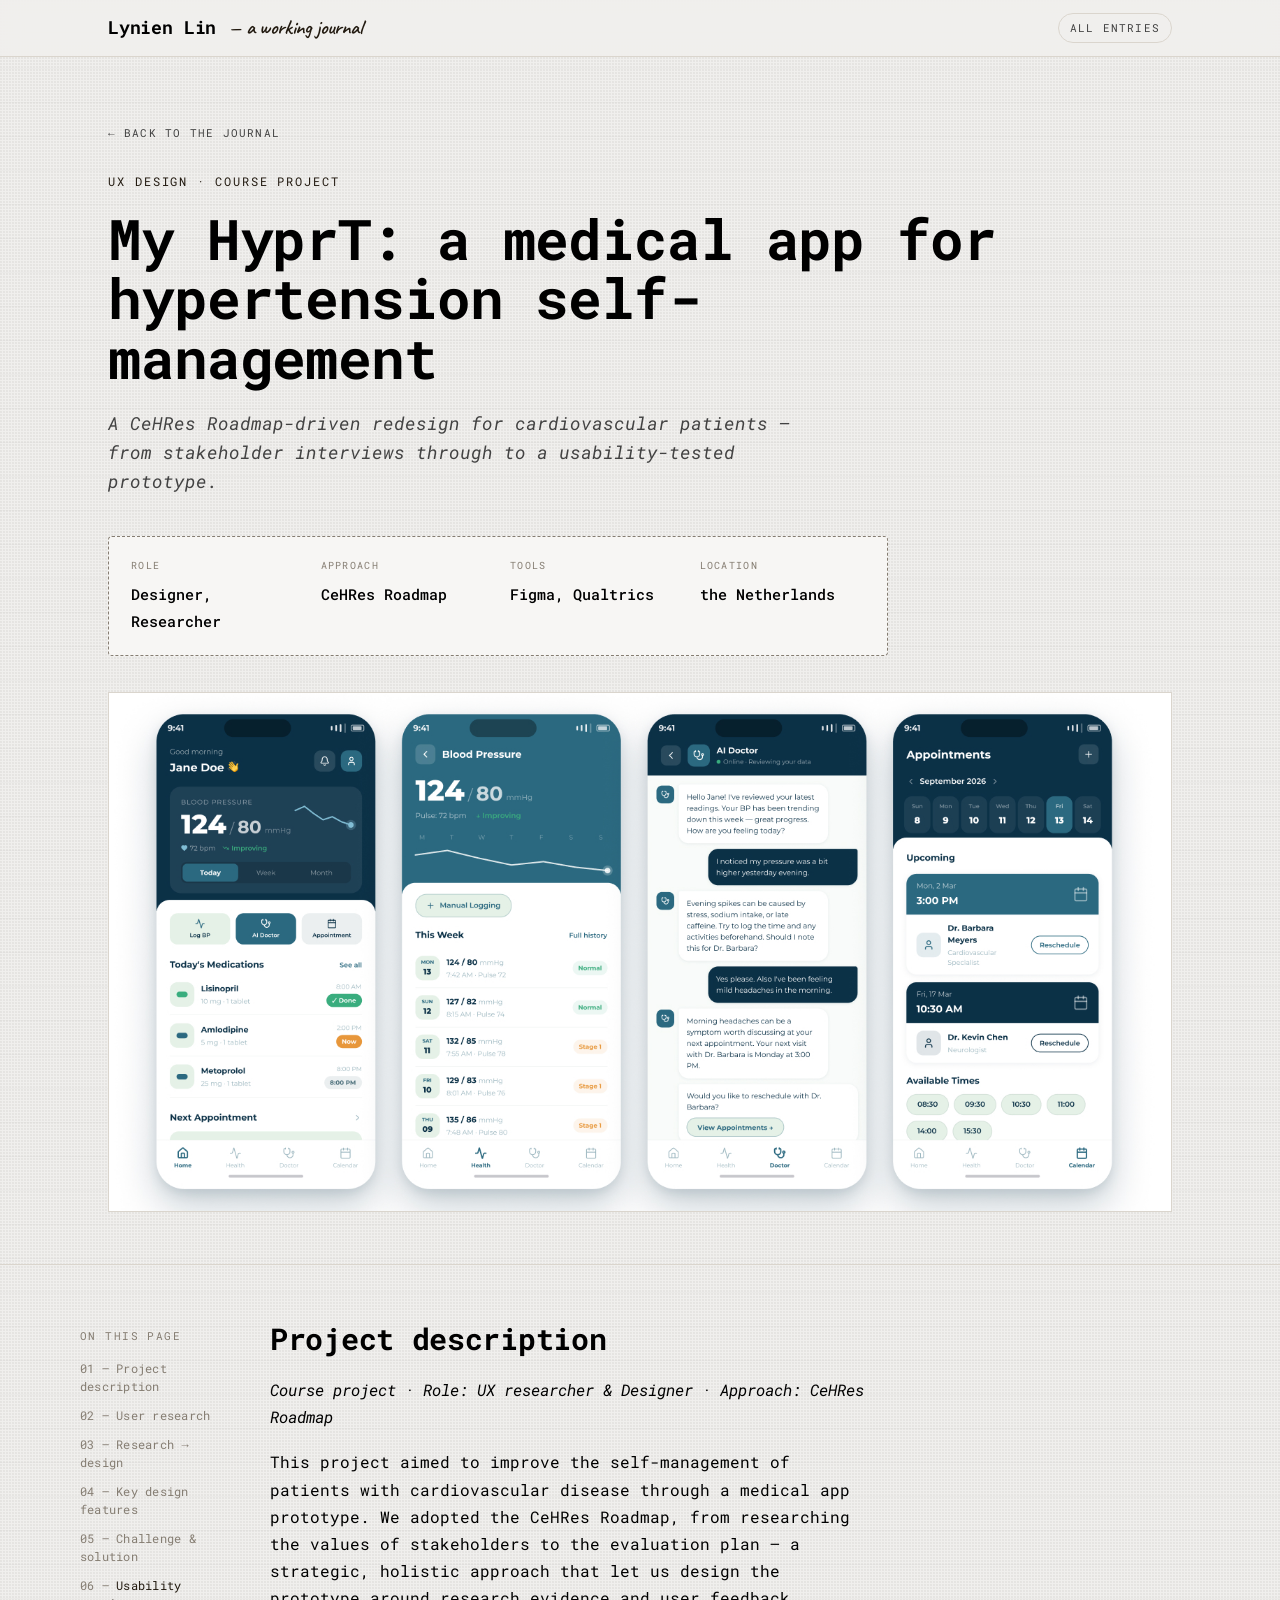
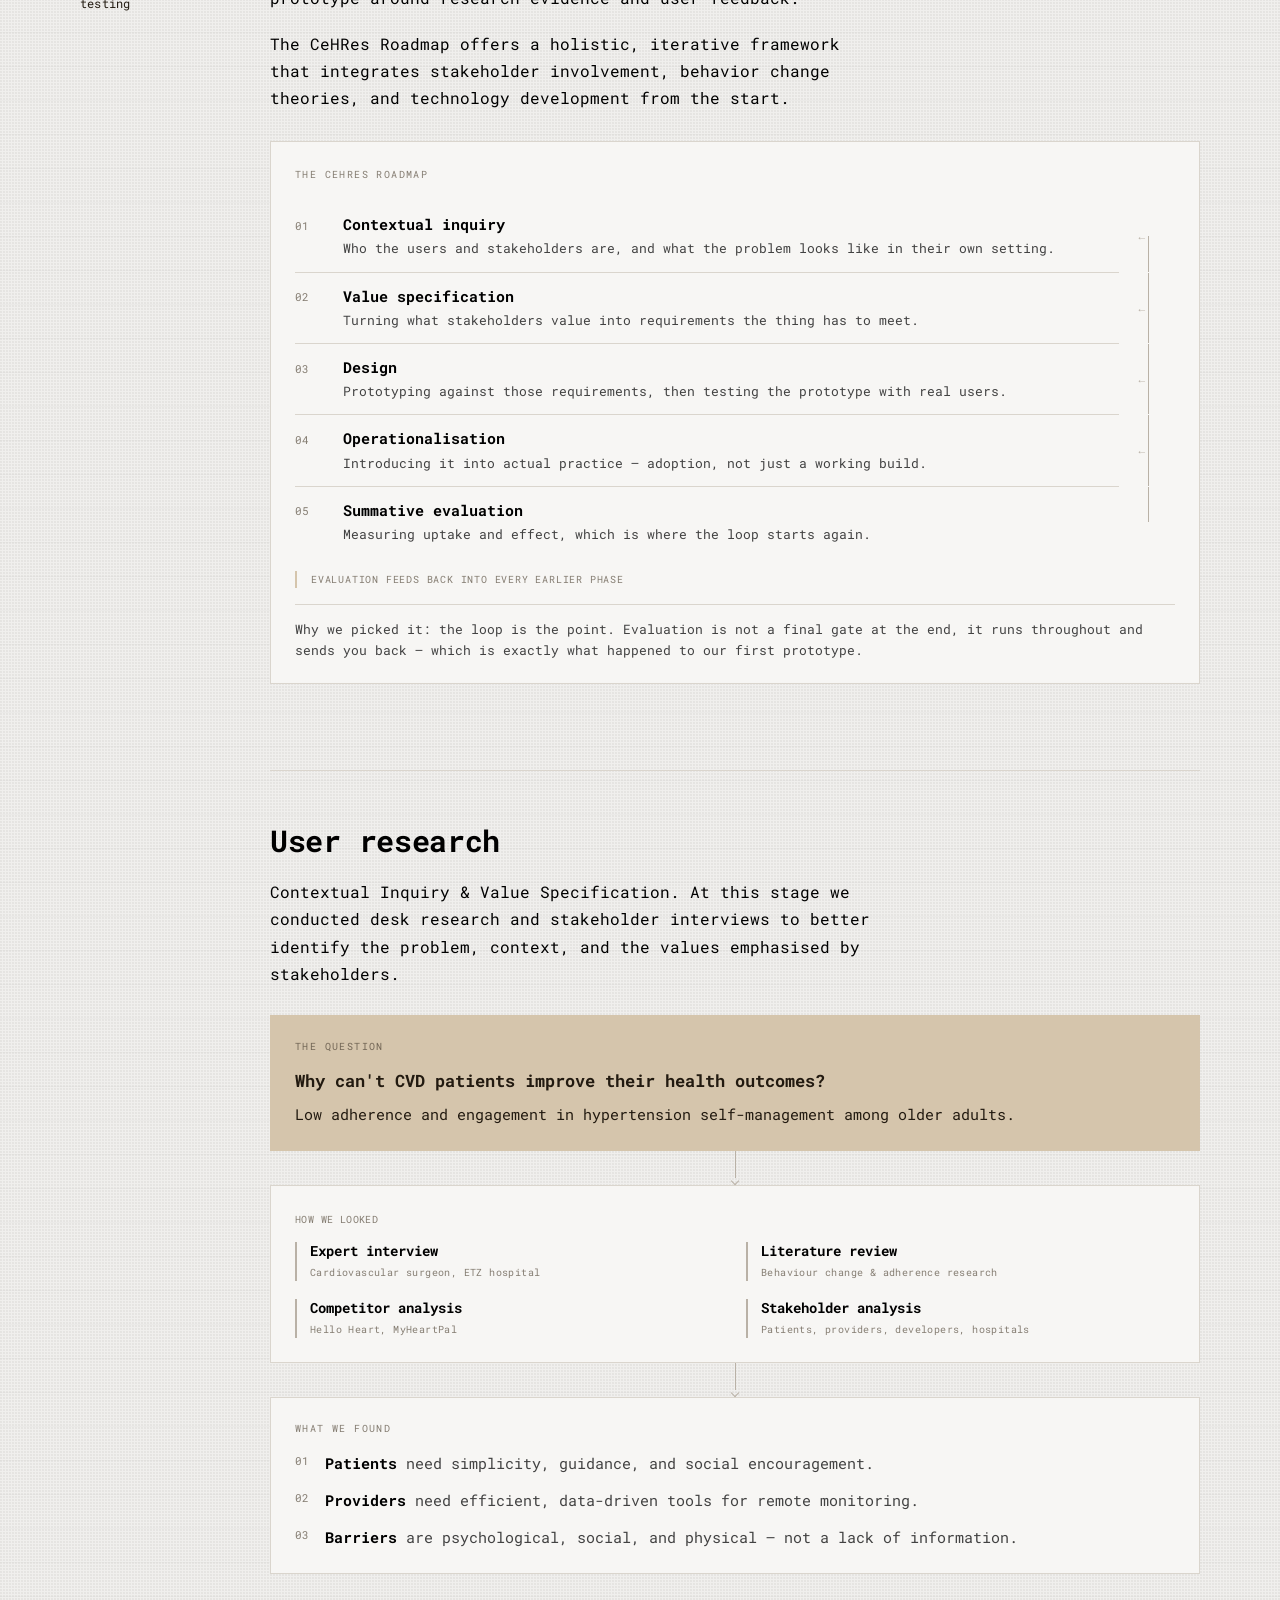
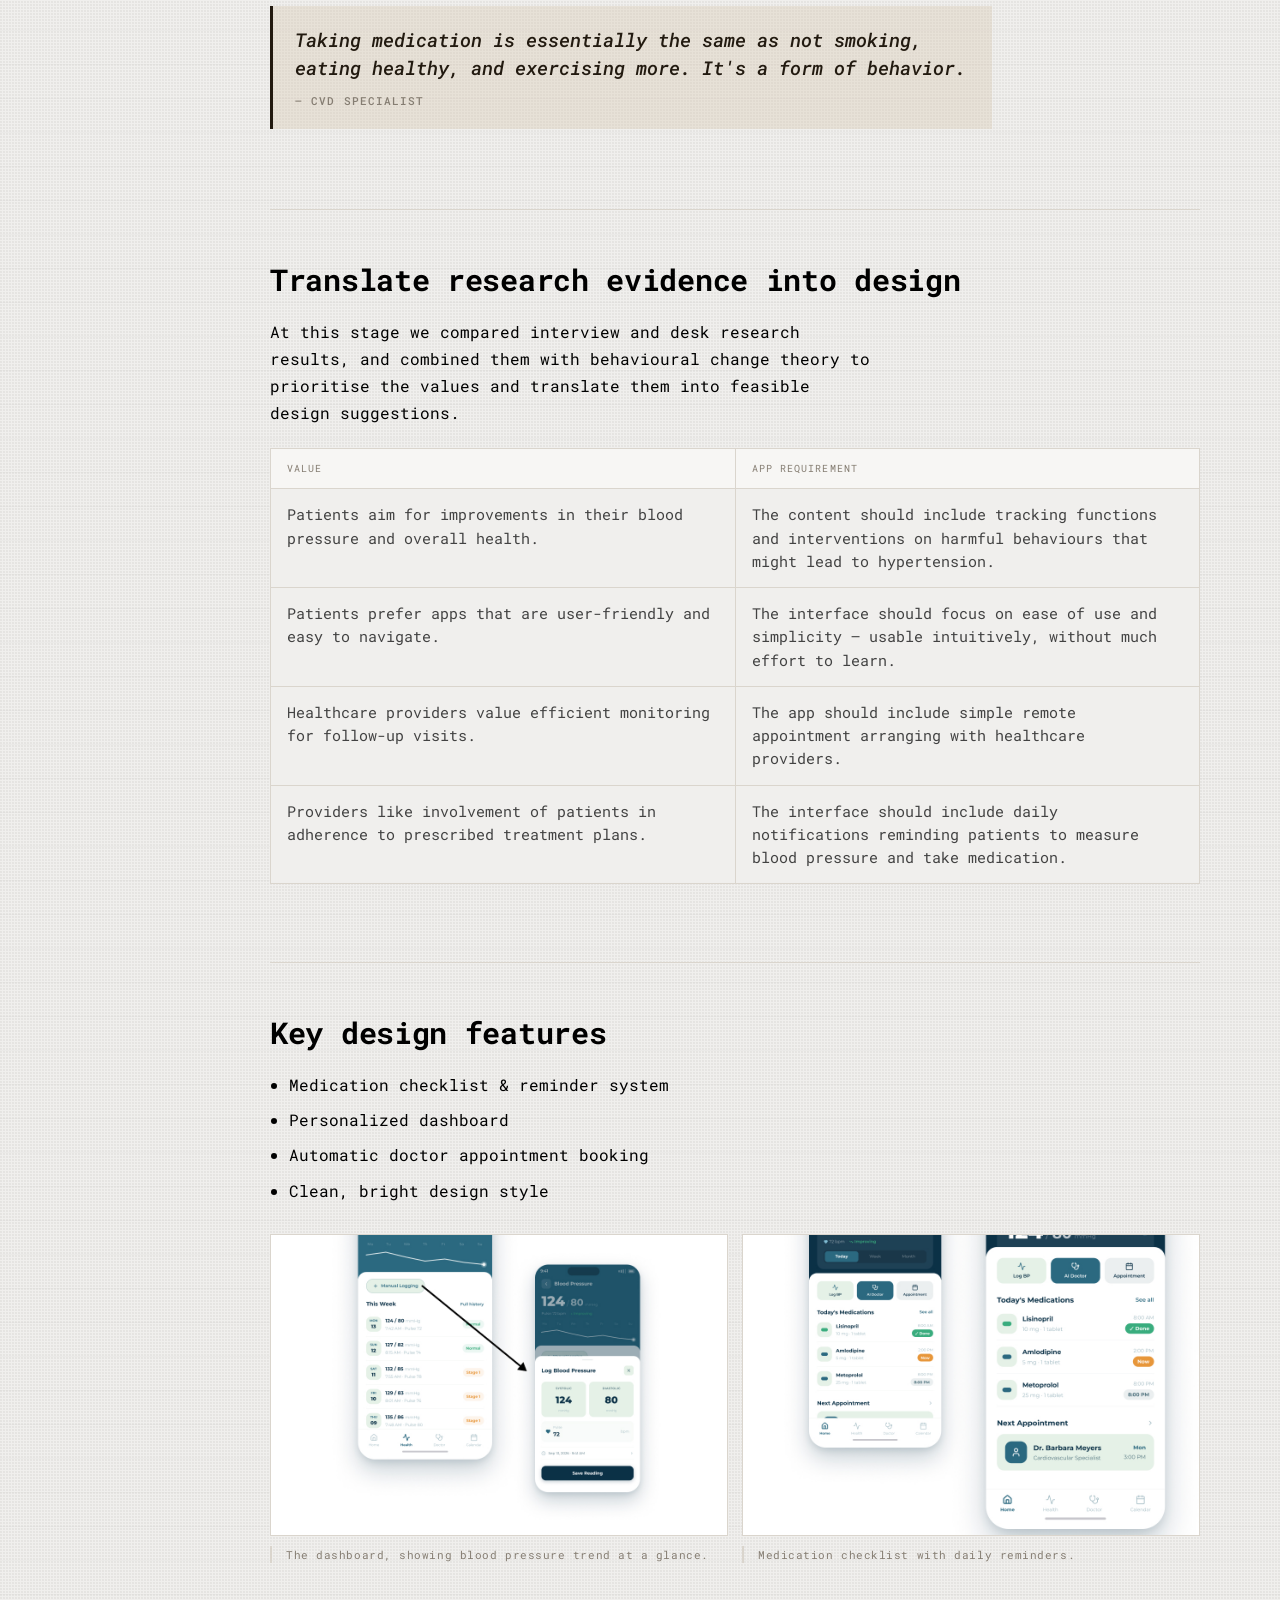
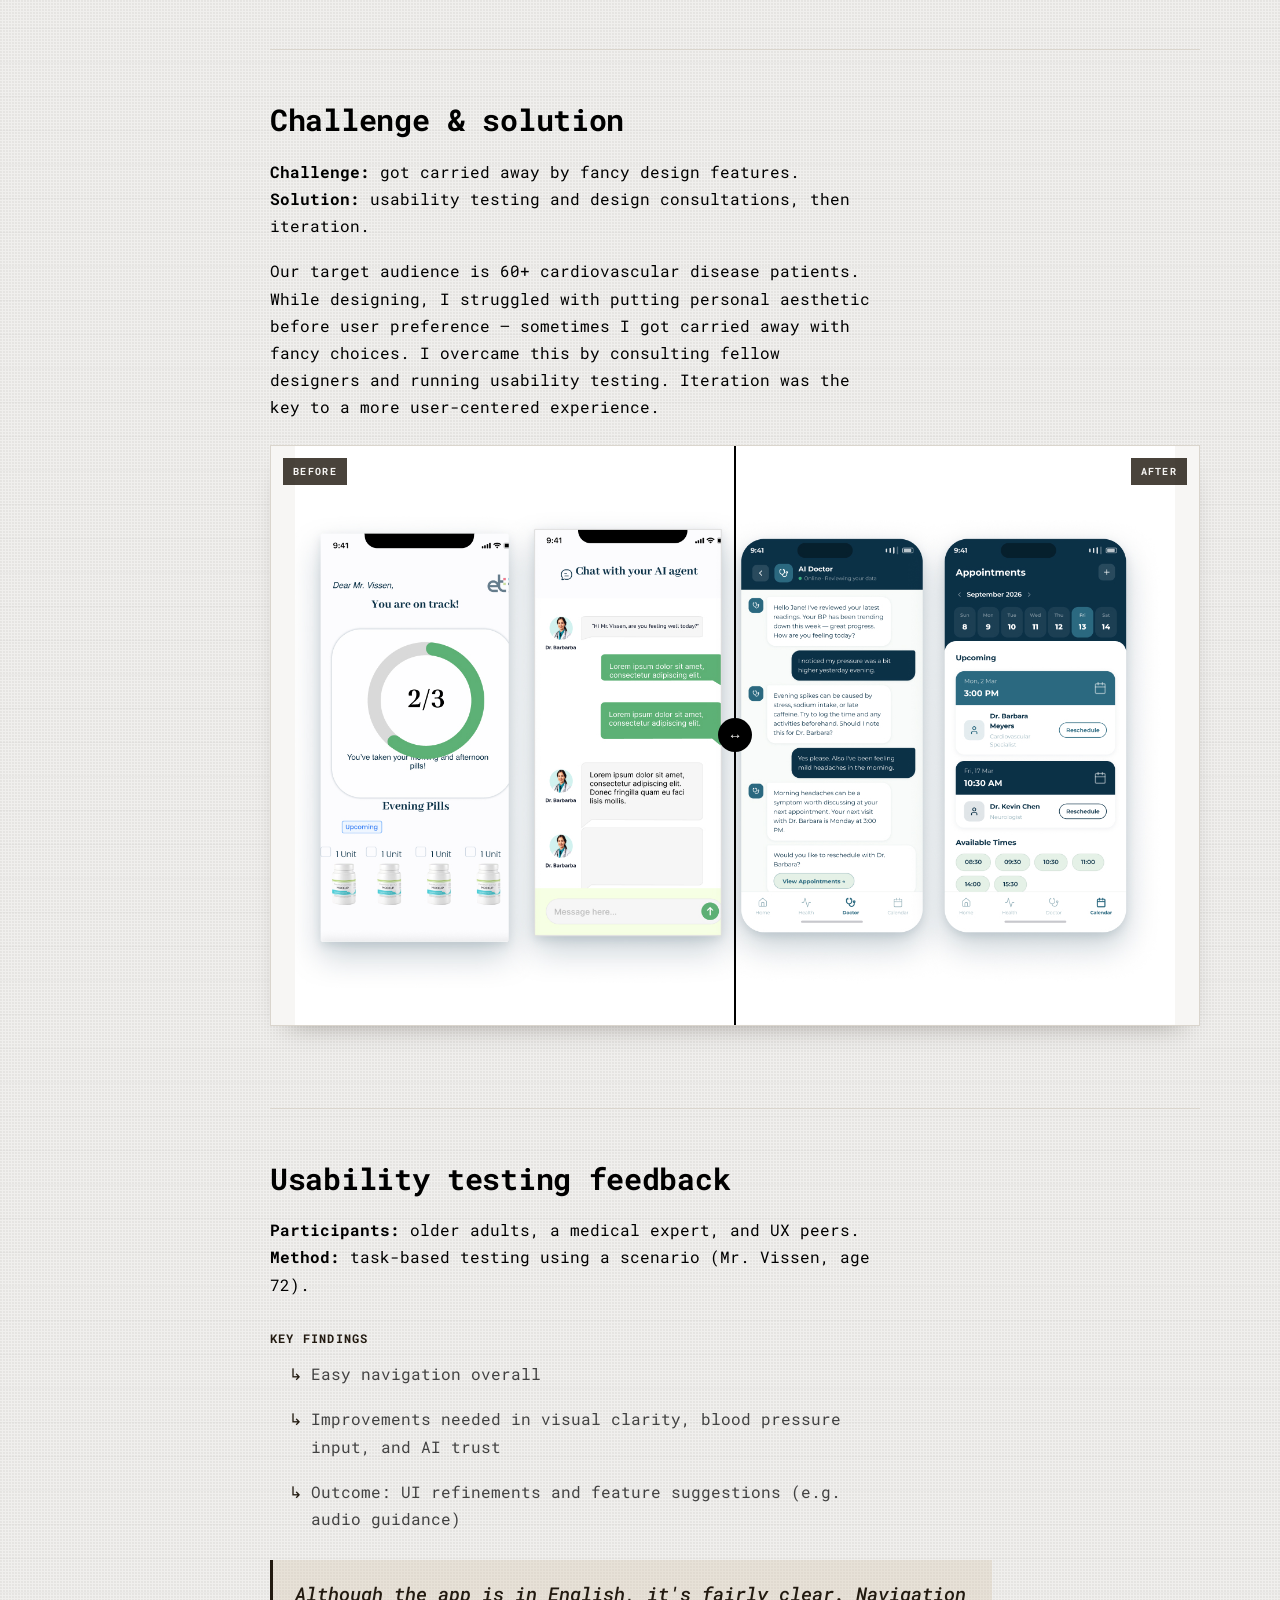
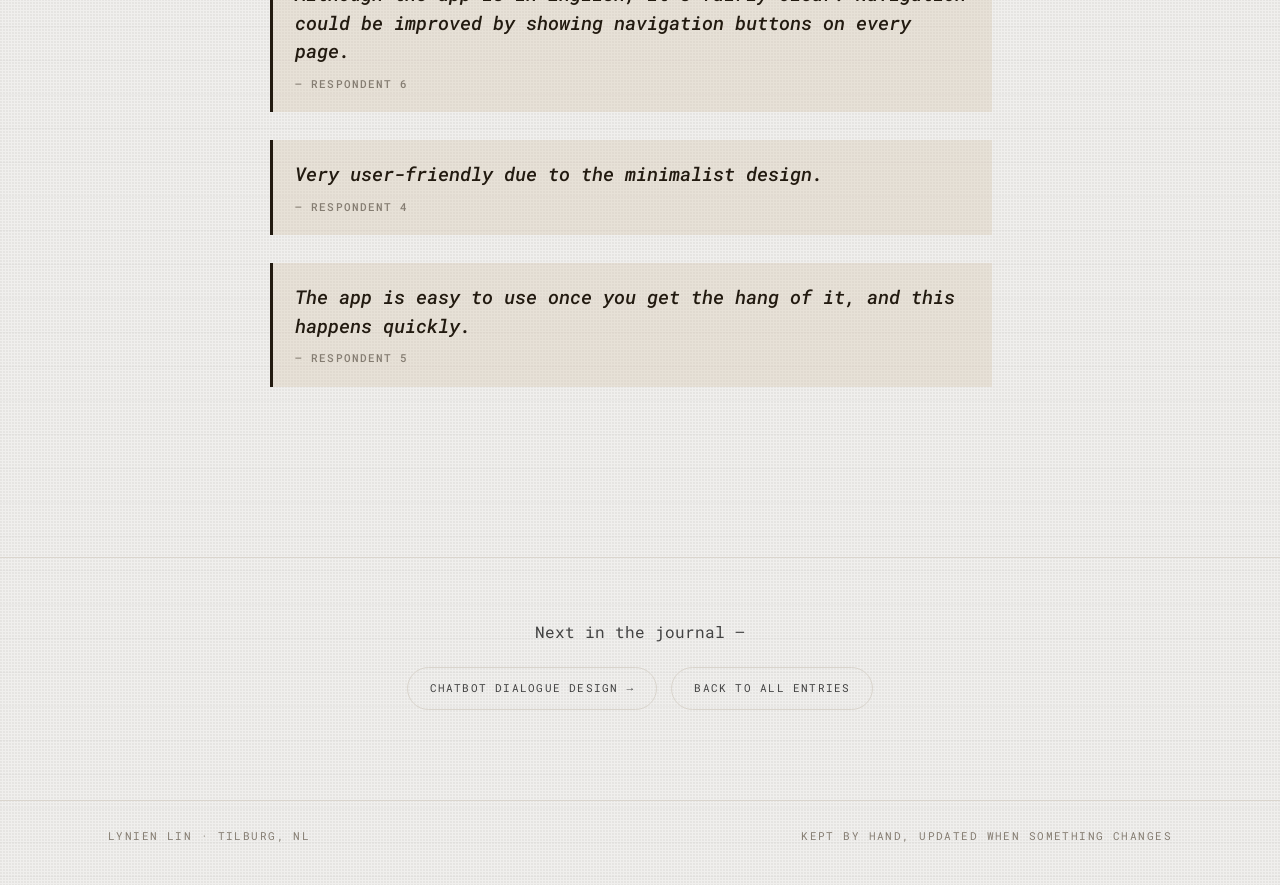
<file: case-study-medical-app.html>
<!doctype html>
<html lang="en">
  <head>
    <meta charset="utf-8" />
    <meta name="viewport" content="width=device-width, initial-scale=1" />
    <title>My HyprT: Medical App Case Study — Lynien Lin</title>
    <meta
      name="description"
      content="A CeHRes Roadmap-driven redesign of a self-management app for cardiovascular patients, from stakeholder interviews to a usability-tested prototype."
    />

    <link rel="preconnect" href="https://fonts.googleapis.com" />
    <link rel="preconnect" href="https://fonts.gstatic.com" crossorigin />
    <link
      href="https://fonts.googleapis.com/css2?family=Caveat:wght@500;600;700&family=Roboto+Mono:ital,wght@0,300;0,400;0,500;0,600;0,700;1,400;1,500&display=swap"
      rel="stylesheet"
    />
    <link rel="stylesheet" href="style.css" />
  </head>

  <body>
    <header class="masthead">
      <div class="wrap masthead-inner">
        <a class="brand" href="index.html"
          >Lynien Lin <span>— a working journal</span></a
        >
        <div class="controls">
          <a class="chip" href="index.html#top" style="text-decoration: none"
            >All entries</a
          >
        </div>
      </div>
    </header>

    <main id="top">
      <!-- ======================= CASE COVER ======================= -->
      <section class="cs-cover">
        <div class="wrap">
          <a class="cs-back" href="index.html#top">← Back to the journal</a>
          <p class="cat">UX Design · Course Project</p>
          <h1>My HyprT: a medical app for hypertension self-management</h1>
          <p class="cs-lede">
            A CeHRes Roadmap-driven redesign for cardiovascular patients — from
            stakeholder interviews through to a usability-tested prototype.
          </p>

          <div class="cs-meta">
            <div><b>Role</b><span>Designer, Researcher</span></div>
            <div><b>Approach</b><span>CeHRes Roadmap</span></div>
            <div><b>Tools</b><span>Figma, Qualtrics</span></div>
            <div><b>Location</b><span>the Netherlands</span></div>
          </div>

          <!-- HERO IMAGE: drop a file at assets/medical-app/hero.jpg -->
          <div class="media cs-hero">
            <figure>
              <img
                src="assets/medical-app/hero.jpg"
                alt="The My HyprT app prototype shown across several screens"
              />
              <div class="media-placeholder">Hero image goes here</div>
            </figure>
          </div>
        </div>
      </section>

      <!-- ======================= CASE BODY ======================= -->
      <div class="wrap cs-body">
        <nav class="cs-nav" aria-label="Case study sections">
          <span class="util">On this page</span>
          <ol>
            <li><a href="#description">Project description</a></li>
            <li><a href="#research">User research</a></li>
            <li><a href="#translate">Research → design</a></li>
            <li><a href="#features">Key design features</a></li>
            <li><a href="#challenge">Challenge &amp; solution</a></li>
            <li><a href="#testing">Usability testing</a></li>
          </ol>
        </nav>

        <div>
          <section class="cs-section" id="description">
            <h2>Project description</h2>
            <p>
              <em
                >Course project · Role: UX researcher &amp; Designer · Approach:
                CeHRes Roadmap</em
              >
            </p>
            <p>
              This project aimed to improve the self-management of patients with
              cardiovascular disease through a medical app prototype. We adopted
              the CeHRes Roadmap, from researching the values of stakeholders to
              the evaluation plan — a strategic, holistic approach that let us
              design the prototype around research evidence and user feedback.
            </p>
            <p>
              The CeHRes Roadmap offers a holistic, iterative framework that
              integrates stakeholder involvement, behavior change theories, and
              technology development from the start.
            </p>

            <!-- CeHRes Roadmap: five phases, with evaluation looping back into all of them -->
            <figure class="phases phases--loop">
              <span class="rx-label">The CeHRes Roadmap</span>
              <ol class="phases-steps">
                <li>
                  <span class="n">01</span>
                  <div>
                    <b>Contextual inquiry</b>
                    <span
                      >Who the users and stakeholders are, and what the problem
                      looks like in their own setting.</span
                    >
                  </div>
                </li>
                <li>
                  <span class="n">02</span>
                  <div>
                    <b>Value specification</b>
                    <span
                      >Turning what stakeholders value into requirements the
                      thing has to meet.</span
                    >
                  </div>
                </li>
                <li>
                  <span class="n">03</span>
                  <div>
                    <b>Design</b>
                    <span
                      >Prototyping against those requirements, then testing the
                      prototype with real users.</span
                    >
                  </div>
                </li>
                <li>
                  <span class="n">04</span>
                  <div>
                    <b>Operationalisation</b>
                    <span
                      >Introducing it into actual practice — adoption, not just
                      a working build.</span
                    >
                  </div>
                </li>
                <li>
                  <span class="n">05</span>
                  <div>
                    <b>Summative evaluation</b>
                    <span
                      >Measuring uptake and effect, which is where the loop
                      starts again.</span
                    >
                  </div>
                </li>
              </ol>
              <span class="phases-note" aria-hidden="true"
                >Evaluation feeds back into every earlier phase</span
              >
              <figcaption>
                Why we picked it: the loop is the point. Evaluation is not a
                final gate at the end, it runs throughout and sends you back —
                which is exactly what happened to our first prototype.
              </figcaption>
            </figure>
          </section>

          <section class="cs-section" id="research">
            <h2>User research</h2>
            <p>
              Contextual Inquiry &amp; Value Specification. At this stage we
              conducted desk research and stakeholder interviews to better
              identify the problem, context, and the values emphasised by
              stakeholders.
            </p>

            <!-- research funnel: one question → four methods → three findings -->
            <div class="rx-flow">
              <div class="rx-node rx-problem">
                <span class="rx-label">The question</span>
                <p>Why can't CVD patients improve their health outcomes?</p>
                <p class="rx-answer">
                  Low adherence and engagement in hypertension self-management
                  among older adults.
                </p>
              </div>

              <div class="rx-link" aria-hidden="true"></div>

              <div class="rx-node rx-methods">
                <span class="rx-label">How we looked</span>
                <ul>
                  <li>
                    <b>Expert interview</b>
                    <span>Cardiovascular surgeon, ETZ hospital</span>
                  </li>
                  <li>
                    <b>Literature review</b>
                    <span>Behaviour change &amp; adherence research</span>
                  </li>
                  <li>
                    <b>Competitor analysis</b>
                    <span>Hello Heart, MyHeartPal</span>
                  </li>
                  <li>
                    <b>Stakeholder analysis</b>
                    <span>Patients, providers, developers, hospitals</span>
                  </li>
                </ul>
              </div>

              <div class="rx-link" aria-hidden="true"></div>

              <div class="rx-node rx-insights">
                <span class="rx-label">What we found</span>
                <ol>
                  <li>
                    <b>Patients</b>
                    need simplicity, guidance, and social encouragement.
                  </li>
                  <li>
                    <b>Providers</b>
                    need efficient, data-driven tools for remote monitoring.
                  </li>
                  <li>
                    <b>Barriers</b>
                    are psychological, social, and physical — not a lack of
                    information.
                  </li>
                </ol>
              </div>
            </div>

            <blockquote class="cs-quote">
              Taking medication is essentially the same as not smoking, eating
              healthy, and exercising more. It's a form of behavior.
              <cite>— CVD Specialist</cite>
            </blockquote>
          </section>

          <section class="cs-section" id="translate">
            <h2>Translate research evidence into design</h2>
            <p>
              At this stage we compared interview and desk research results, and
              combined them with behavioural change theory to prioritise the
              values and translate them into feasible design suggestions.
            </p>

            <div class="cs-table">
              <div class="h">Value</div>
              <div class="h">App requirement</div>

              <div class="c">
                Patients aim for improvements in their blood pressure and
                overall health.
              </div>
              <div class="c">
                The content should include tracking functions and interventions
                on harmful behaviours that might lead to hypertension.
              </div>

              <div class="c">
                Patients prefer apps that are user-friendly and easy to
                navigate.
              </div>
              <div class="c">
                The interface should focus on ease of use and simplicity —
                usable intuitively, without much effort to learn.
              </div>

              <div class="c">
                Healthcare providers value efficient monitoring for follow-up
                visits.
              </div>
              <div class="c">
                The app should include simple remote appointment arranging with
                healthcare providers.
              </div>

              <div class="c">
                Providers like involvement of patients in adherence to
                prescribed treatment plans.
              </div>
              <div class="c">
                The interface should include daily notifications reminding
                patients to measure blood pressure and take medication.
              </div>
            </div>
          </section>

          <section class="cs-section" id="features">
            <h2>Key design features</h2>
            <ul>
              <li>Medication checklist &amp; reminder system</li>
              <li>Personalized dashboard</li>
              <li>Automatic doctor appointment booking</li>
              <li>Clean, bright design style</li>
            </ul>

            <!-- A ROW OF SCREENS: two side by side -->
            <div class="media-row cols-2">
              <div class="media">
                <figure>
                  <img
                    src="assets/medical-app/dashboard.jpg"
                    alt="The personalized dashboard screen"
                  />
                  <div class="media-placeholder">Dashboard screen</div>
                  <figcaption>
                    The dashboard, showing blood pressure trend at a glance.
                  </figcaption>
                </figure>
              </div>
              <div class="media">
                <figure>
                  <img
                    src="assets/medical-app/reminders.jpg"
                    alt="The medication reminder screen"
                  />
                  <div class="media-placeholder">Reminder screen</div>
                  <figcaption>
                    Medication checklist with daily reminders.
                  </figcaption>
                </figure>
              </div>
            </div>
          </section>

          <section class="cs-section" id="challenge">
            <h2>Challenge &amp; solution</h2>
            <p>
              <b>Challenge:</b> got carried away by fancy design features.
              <b>Solution:</b> usability testing and design consultations, then
              iteration.
            </p>
            <p>
              Our target audience is 60+ cardiovascular disease patients. While
              designing, I struggled with putting personal aesthetic before user
              preference — sometimes I got carried away with fancy choices. I
              overcame this by consulting fellow designers and running usability
              testing. Iteration was the key to a more user-centered experience.
            </p>

            <!-- BEFORE/AFTER: drop two images of identical dimensions at the paths
             below, then set --compare-ratio to match them (e.g. 4/3, 3/4). -->
            <div class="cs-compare" style="--compare-ratio: 16/10">
              <div class="side before">
                <img
                  src="assets/medical-app/before.jpg"
                  alt="The earlier interface: saturated colours and competing visual elements"
                />
                <b>Before</b>
                <p>
                  A busier interface, saturated colors, and competing visual
                  elements that slowed older users down.
                </p>
              </div>
              <div class="side after">
                <img
                  src="assets/medical-app/after.jpg"
                  alt="The revised interface: simplified palette, clearer hierarchy, larger touch targets"
                />
                <b>After</b>
                <p>
                  Simplified color palette, clearer hierarchy, larger touch
                  targets — easier to navigate at a glance.
                </p>
              </div>
              <div class="handle" aria-hidden="true"></div>
              <input
                class="cs-compare-range"
                type="range"
                min="0"
                max="100"
                value="50"
                aria-label="Drag to compare the before and after design"
              />
            </div>
          </section>

          <section class="cs-section" id="testing">
            <h2>Usability testing feedback</h2>
            <p>
              <b>Participants:</b> older adults, a medical expert, and UX peers.
              <b>Method:</b> task-based testing using a scenario (Mr. Vissen,
              age 72).
            </p>

            <h3>Key findings</h3>
            <ul class="cs-findings">
              <li>Easy navigation overall</li>
              <li>
                Improvements needed in visual clarity, blood pressure input, and
                AI trust
              </li>
              <li>
                Outcome: UI refinements and feature suggestions (e.g. audio
                guidance)
              </li>
            </ul>

            <blockquote class="cs-quote">
              Although the app is in English, it's fairly clear. Navigation
              could be improved by showing navigation buttons on every page.
              <cite>— Respondent 6</cite>
            </blockquote>
            <blockquote class="cs-quote">
              Very user-friendly due to the minimalist design.
              <cite>— Respondent 4</cite>
            </blockquote>
            <blockquote class="cs-quote">
              The app is easy to use once you get the hang of it, and this
              happens quickly.
              <cite>— Respondent 5</cite>
            </blockquote>
          </section>
        </div>
      </div>

      <section class="cs-close">
        <div class="wrap">
          <p>Next in the journal —</p>
          <div class="cs-close-links">
            <a href="case-study-chatbot.html">Chatbot dialogue design →</a>
            <a href="index.html#top">Back to all entries</a>
          </div>
        </div>
      </section>
    </main>

    <footer>
      <div class="wrap footer-inner util">
        <span>Lynien Lin · Tilburg, NL</span>
        <span>Kept by hand, updated when something changes</span>
      </div>
    </footer>

    <script src="journal.js" defer></script>
  </body>
</html>
</file>
<file: style.css>
/* ============================================================
   TOKENS
   Editorial minimalism: warm neutrals, no colour accents.
   Hierarchy is carried by weight and contrast, not by hue.
   Roboto Mono carries every word that needs to be read.
   Caveat is reserved for the handwritten bits — margin notes,
   a signature — never for body copy.
   ============================================================ */
:root {
  /* brand palette */
  --paper: #f0efed; /* page */
  --sand: #d5c5ac; /* fills: notes, quote grounds */
  --warm-grey: #b9b1a6; /* borders, tape, muted blocks */
  --charcoal: #424242; /* body copy */
  --espresso: #221a10; /* accent: links, active, handwriting */
  --black: #000000; /* headings */

  /* applied roles */
  --paper-lift: #f7f6f4;
  --ink: var(--black);
  --ink-2: var(--charcoal);
  --ink-3: #857d72;
  --rule: #dad5cd;
  --accent: var(--espresso);
  --note-bg: var(--sand);

  --tape-1: rgba(185, 177, 166, 0.85);
  --tape-2: rgba(185, 177, 166, 0.55);

  --col-stamp: 150px;
  --col-page: min(620px, 100%);
  --col-margin: 236px;

  --f-display: "Roboto Mono", ui-monospace, "SF Mono", Menlo, monospace;
  --f-body: "Roboto Mono", ui-monospace, "SF Mono", Menlo, monospace;
  --f-util: "Roboto Mono", ui-monospace, "SF Mono", Menlo, monospace;
  --f-hand: "Caveat", cursive;
}

*,
*::before,
*::after {
  box-sizing: border-box;
}

html {
  scroll-behavior: smooth;
}

body {
  margin: 0;
  background: var(--paper);
  color: var(--ink);
  font-family: var(--f-body);
  font-size: 16px;
  line-height: 1.7;
  font-weight: 400;
  -webkit-font-smoothing: antialiased;
  /* paper grain + faint rule lines */
  background-image:
    radial-gradient(
      circle at 1px 1px,
      rgba(34, 26, 16, 0.05) 1px,
      transparent 0
    ),
    linear-gradient(to bottom, rgba(0, 0, 0, 0.018) 1px, transparent 1px);
  background-size:
    3px 3px,
    100% 34px;
}

a {
  color: inherit;
}

:focus-visible {
  outline: 2px solid var(--accent);
  outline-offset: 3px;
  border-radius: 2px;
}

.wrap {
  width: 100%;
  max-width: 1120px;
  margin: 0 auto;
  padding: 0 28px;
}

.util {
  font-family: var(--f-util);
  font-size: 0.6875rem;
  letter-spacing: 0.13em;
  text-transform: uppercase;
  font-weight: 400;
}

/* ---------- reusable scrapbook bits ---------- */
/* one tape color throughout — kraft-paper brown, like real masking tape */
.tape {
  position: absolute;
  width: 60px;
  height: 22px;
  opacity: 0.85;
  box-shadow: 0 3px 6px rgba(34, 26, 16, 0.18);
  pointer-events: none;
  background-image: repeating-linear-gradient(
    45deg,
    var(--tape-1) 0 6px,
    var(--tape-2) 6px 12px
  );
}
.tape::after {
  content: "";
  position: absolute;
  inset: 0;
  background: linear-gradient(rgba(255, 255, 255, 0.3), transparent 40%);
}

/* ============================================================
   MASTHEAD
   ============================================================ */
.masthead {
  position: sticky;
  top: 0;
  z-index: 50;
  background: rgba(240, 239, 237, 0.92);
  backdrop-filter: blur(10px);
  border-bottom: 1px solid var(--rule);
}
.masthead-inner {
  display: flex;
  align-items: center;
  justify-content: space-between;
  gap: 24px;
  min-height: 56px;
  padding-top: 8px;
  padding-bottom: 8px;
  flex-wrap: wrap;
}
.brand {
  font-family: var(--f-display);
  font-weight: 700;
  font-size: 1.125rem;
  letter-spacing: -0.01em;
  text-decoration: none;
  white-space: nowrap;
}
.brand span {
  font-family: var(--f-hand);
  font-weight: 600;
  font-size: 1.15em;
  color: var(--accent);
  margin-left: 2px;
}

.controls {
  display: flex;
  align-items: center;
  gap: 8px;
  flex-wrap: wrap;
}
/* masthead section links */
.site-nav {
  display: flex;
  align-items: center;
  gap: 26px;
}
.site-nav a {
  font-family: var(--f-util);
  font-size: 0.6875rem;
  letter-spacing: 0.13em;
  text-transform: uppercase;
  text-decoration: none;
  color: var(--ink-2);
  padding-bottom: 2px;
  border-bottom: 1px solid transparent;
  transition:
    color 0.2s,
    border-color 0.2s;
}
.site-nav a:hover {
  color: var(--ink);
  border-bottom-color: var(--ink);
}
.chip {
  font-family: var(--f-util);
  font-size: 0.6875rem;
  letter-spacing: 0.11em;
  text-transform: uppercase;
  background: transparent;
  border: 1px solid var(--rule);
  color: var(--ink-2);
  padding: 5px 11px;
  border-radius: 100px;
  cursor: pointer;
  transition:
    border-color 0.2s,
    color 0.2s,
    background 0.2s;
}
.chip:hover {
  border-color: var(--ink-3);
  color: var(--ink);
}
.chip[aria-pressed="true"] {
  background: var(--accent);
  border-color: var(--accent);
  color: var(--paper-lift);
}

/* ============================================================
   COVER
   ============================================================ */
.cover {
  padding: 88px 0 78px;
  border-bottom: 1px solid var(--rule);
}
.cover-grid {
  display: grid;
  grid-template-columns: var(--col-stamp) minmax(0, 1fr);
  gap: 0 40px;
  align-items: start;
}
.cover-side {
  padding-top: 14px;
  color: var(--ink-3);
  line-height: 2.1;
}
.cover-side div + div {
  margin-top: 14px;
}
.cover-side b {
  display: block;
  color: var(--ink-2);
  font-weight: 600;
}

.cover h1 {
  font-family: var(--f-display);
  font-weight: 700;
  font-size: clamp(2.75rem, 7.5vw, 5.25rem);
  line-height: 0.98;
  letter-spacing: -0.02em;
  margin: 0 0 10px;
}
.cover h1 em {
  font-family: var(--f-hand);
  font-style: normal;
  font-weight: 700;
  color: var(--accent);
  display: inline-block;
  transform: rotate(-3deg);
  margin-left: 0.08em;
}
.cover .role {
  font-family: var(--f-util);
  font-size: 0.75rem;
  letter-spacing: 0.18em;
  text-transform: uppercase;
  color: var(--ink-2);
  margin: 0 0 34px;
}
/* the short line under the intro — deliberately quieter than .cover-note */
.cover-lede {
  font-size: 0.8125rem;
  line-height: 1.4;
  font-style: italic;
  font-weight: 300;
  max-width: 34em;
  margin: 0;
  color: var(--ink-2);
}
.cover-lede strong {
  font-weight: 700;
  font-style: normal;
}
.cover-note {
  max-width: 34em;
  color: var(--ink-2);
  font-size: 0.9375rem;
  margin: 0 0 20px;
}

/* ============================================================
   LEDGER / ENTRIES
   ============================================================ */
.ledger {
  padding: 0 0 40px;
}

.entry {
  display: grid;
  grid-template-columns: var(--col-stamp) var(--col-page) var(--col-margin);
  gap: 0 40px;
  align-items: start;
  transition: opacity 0.4s ease;
}
.entry.is-dim {
  opacity: 0.2;
}

.stamp {
  padding-top: 74px;
  text-align: right;
  color: var(--ink-3);
  line-height: 1.9;
}
.stamp .yr {
  font-family: var(--f-display);
  font-weight: 700;
  font-size: 1.125rem;
  letter-spacing: -0.01em;
  text-transform: none;
  color: var(--accent);
  display: block;
  line-height: 1.3;
  margin-bottom: 8px;
}
.stamp .org {
  display: block;
  color: var(--ink-2);
}
.stamp .tags {
  display: block;
  margin-top: 12px;
  color: var(--accent);
}

.page {
  border-left: 1px solid var(--rule);
  padding: 70px 0 70px 40px;
  position: relative;
  min-width: 0;
}
.page::before {
  content: "";
  position: absolute;
  left: -4.5px;
  top: 84px;
  width: 8px;
  height: 8px;
  border-radius: 50%;
  background: var(--paper);
  border: 1px solid var(--ink-3);
  transition:
    background 0.25s,
    border-color 0.25s;
}
.entry:not(.is-dim) .page:hover::before {
  background: var(--accent);
  border-color: var(--accent);
}

.page h2 {
  font-family: var(--f-display);
  font-weight: 700;
  font-size: clamp(1.5rem, 2.7vw, 2.05rem);
  line-height: 1.2;
  letter-spacing: -0.01em;
  margin: 0 0 20px;
  max-width: 17em;
}
.page p {
  margin: 0 0 18px;
}
.page p:last-child {
  margin-bottom: 0;
}

.pull {
  font-family: var(--f-display);
  font-weight: 600;
  font-style: italic;
  font-size: 1.5rem;
  line-height: 1.4;
  letter-spacing: -0.01em;
  color: var(--accent);
  margin: 32px 0;
  padding-left: 22px;
  border-left: 3px solid var(--accent);
}

.receipts {
  list-style: none;
  margin: 28px 0 0;
  padding: 20px 0 0;
  border-top: 1px solid var(--rule);
  display: grid;
  gap: 9px;
}
.receipts li {
  font-family: var(--f-util);
  font-size: 0.75rem;
  letter-spacing: 0.04em;
  line-height: 1.6;
  color: var(--ink-2);
  padding-left: 20px;
  position: relative;
}
.receipts li::before {
  content: "↳";
  position: absolute;
  left: 0;
  color: var(--ink-3);
}
.receipts li a {
  color: var(--accent);
  text-decoration: none;
  border-bottom: 1px dotted var(--accent);
}
.receipts li a:hover {
  border-bottom-style: solid;
}

/* marginalia: a sticky note pinned in the margin */
.margin {
  padding-top: 96px;
  transition:
    opacity 0.3s ease,
    transform 0.3s ease;
}
.margin p {
  font-family: var(--f-hand);
  font-weight: 600;
  font-size: 1.375rem;
  line-height: 1.42;
  color: var(--accent);
  background: var(--note-bg);
  margin: 0;
  padding: 26px 20px 20px;
  border: 1px solid rgba(34, 26, 16, 0.08);
  border-radius: 1px;
  position: relative;
  transform: rotate(1.3deg);
  box-shadow:
    0 14px 24px -14px rgba(34, 26, 16, 0.42),
    0 2px 5px rgba(34, 26, 16, 0.14);
}
.margin p::before {
  content: "note to self";
  display: block;
  position: absolute;
  top: 8px;
  left: 20px;
  font-family: var(--f-util);
  font-size: 0.5625rem;
  letter-spacing: 0.14em;
  text-transform: uppercase;
  font-style: normal;
  font-weight: 400;
  color: rgba(34, 26, 16, 0.5);
}
.margin p::after {
  content: "";
  position: absolute;
  top: -10px;
  left: 50%;
  transform: translateX(-50%) rotate(-4deg);
  width: 60px;
  height: 22px;
  opacity: 0.85;
  background-image: repeating-linear-gradient(
    45deg,
    var(--tape-1) 0 6px,
    var(--tape-2) 6px 12px
  );
  box-shadow: 0 2px 4px rgba(34, 26, 16, 0.16);
}
body.margins-off .margin {
  opacity: 0;
  transform: translateY(5px);
  pointer-events: none;
}

/* ============================================================
   WHAT TRANSFERS — the foundational-skills argument
   ============================================================ */
.strengths {
  border-bottom: 1px solid var(--rule);
  padding: 76px 0 84px;
}
.strengths-lede {
  max-width: 40em;
  margin: 0 0 44px;
  color: var(--ink-2);
  font-size: 0.9375rem;
  line-height: 1.75;
}
.strengths-list {
  list-style: none;
  margin: 0;
  padding: 0;
  display: grid;
  gap: 1px;
  background: var(--rule);
  border-top: 1px solid var(--rule);
  border-bottom: 1px solid var(--rule);
}
.strengths-list li {
  background: var(--paper);
  padding: 32px 0 34px;
  display: grid;
  grid-template-columns: 4.5rem minmax(0, 1fr);
  gap: 0 24px;
  align-items: start;
}
/* the number holds column 1 for the whole row; everything else stacks in column 2 */
.strengths-list .n {
  grid-column: 1;
  grid-row: 1 / span 3;
  font-family: var(--f-util);
  font-size: 0.8125rem;
  letter-spacing: 0.1em;
  color: var(--ink-3);
  padding-top: 0.35em;
}
.strengths-list h3,
.strengths-list p,
.strengths-list .carry {
  grid-column: 2;
}
.strengths-list h3 {
  font-family: var(--f-display);
  font-weight: 700;
  font-size: 1.25rem;
  line-height: 1.25;
  letter-spacing: -0.015em;
  margin: 0 0 12px;
  color: var(--ink);
}
.strengths-list p {
  margin: 0;
  max-width: 38em;
  color: var(--ink-2);
  font-size: 0.9375rem;
  line-height: 1.7;
}
/* the receipts line — where this skill has actually been used */
.strengths-list .carry {
  display: block;
  margin-top: 14px;
  font-family: var(--f-util);
  font-size: 0.6875rem;
  letter-spacing: 0.05em;
  line-height: 1.7;
  color: var(--ink-3);
  padding-left: 14px;
  border-left: 2px solid var(--sand);
}
.strengths-close {
  max-width: 40em;
  margin: 40px 0 0;
  font-family: var(--f-hand);
  font-weight: 600;
  font-size: 1.375rem;
  line-height: 1.45;
  color: var(--accent);
}

@media (max-width: 720px) {
  .strengths-list li {
    grid-template-columns: minmax(0, 1fr);
    gap: 10px 0;
  }
  .strengths-list .n {
    grid-column: 1;
    grid-row: auto;
    padding-top: 0;
  }
  .strengths-list h3,
  .strengths-list p,
  .strengths-list .carry {
    grid-column: 1;
  }
}

/* ============================================================
   PROJECTS (CMS-driven grid)
   ============================================================ */
.projects {
  border-bottom: 1px solid var(--rule);
  padding: 76px 0 88px;
}
.projects-grid {
  display: grid;
  grid-template-columns: repeat(auto-fill, minmax(280px, 1fr));
  gap: 1px;
  background: var(--rule);
  border-top: 1px solid var(--rule);
  border-left: 1px solid var(--rule);
  margin-top: 52px;
}
.project-card {
  background: var(--paper);
  padding: 40px 34px;
  text-decoration: none;
  color: inherit;
  display: flex;
  flex-direction: column;
  min-height: 240px;
  position: relative;
  transition: background 0.2s ease;
}
.project-card:hover {
  background: var(--paper-lift);
}
.project-card:hover .project-arrow {
  transform: translate(3px, -3px);
  opacity: 1;
}
.project-card:hover h3 {
  color: var(--accent);
}

.project-card .cat {
  font-family: var(--f-util);
  font-size: 0.625rem;
  letter-spacing: 0.13em;
  text-transform: uppercase;
  color: var(--ink-3);
  margin-bottom: 18px;
}
.project-card h3 {
  font-family: var(--f-display);
  font-weight: 700;
  font-size: 1.5rem;
  line-height: 1.22;
  letter-spacing: -0.015em;
  margin: 0 0 14px;
  transition: color 0.2s ease;
}
.project-card p {
  font-size: 0.9375rem;
  line-height: 1.6;
  color: var(--ink-2);
  margin: 0;
  flex: 1;
}
.project-card .meta {
  margin-top: 20px;
  font-family: var(--f-util);
  font-size: 0.6875rem;
  letter-spacing: 0.05em;
  color: var(--ink-3);
}
.project-arrow {
  position: absolute;
  top: 38px;
  right: 32px;
  color: var(--ink-3);
  opacity: 0.5;
  transition:
    transform 0.25s ease,
    opacity 0.25s ease;
}
.project-card.is-hidden {
  display: none;
}
.projects-empty {
  padding: 40px 0;
  color: var(--ink-3);
  font-style: italic;
}

/* ============================================================
   LEGEND (skills) + CLOSING
   ============================================================ */
.legend {
  border-top: 1px solid var(--rule);
  padding: 76px 0 70px;
}
.section-head {
  display: grid;
  grid-template-columns: var(--col-stamp) minmax(0, 1fr);
  gap: 0 40px;
  margin-bottom: 44px;
}
.section-head .util {
  color: var(--ink-3);
  text-align: right;
  padding-top: 12px;
}
.section-head h2 {
  font-family: var(--f-display);
  font-weight: 700;
  font-size: clamp(1.7rem, 3vw, 2.3rem);
  letter-spacing: -0.01em;
  line-height: 1.15;
  margin: 0;
}
.legend-grid {
  display: grid;
  grid-template-columns: var(--col-stamp) minmax(0, 1fr);
  gap: 0 40px;
}
.legend-list {
  display: grid;
  grid-template-columns: repeat(auto-fit, minmax(238px, 1fr));
  gap: 34px 44px;
}
.legend-list h3 {
  font-family: var(--f-util);
  font-size: 0.6875rem;
  letter-spacing: 0.13em;
  text-transform: uppercase;
  font-weight: 500;
  color: var(--accent);
  margin: 0 0 10px;
  padding-bottom: 9px;
  border-bottom: 1px solid var(--rule);
}
.legend-list p {
  margin: 0;
  font-size: 0.9375rem;
  color: var(--ink-2);
  line-height: 1.65;
}

.closing {
  border-top: 1px solid var(--rule);
  padding: 76px 0 90px;
}
.closing-grid {
  display: grid;
  grid-template-columns: var(--col-stamp) minmax(0, 1fr);
  gap: 0 40px;
  align-items: start;
}
.closing-body {
  display: grid;
  grid-template-columns: repeat(auto-fit, minmax(280px, 1fr));
  gap: 52px;
}
.closing h2 {
  font-family: var(--f-display);
  font-weight: 700;
  font-size: clamp(1.7rem, 3vw, 2.3rem);
  letter-spacing: -0.01em;
  line-height: 1.18;
  margin: 0 0 16px;
}
.closing p {
  margin: 0 0 18px;
  color: var(--ink-2);
}
.contact-list {
  list-style: none;
  margin: 26px 0 0;
  padding: 0;
  display: grid;
  gap: 11px;
}
.contact-list a {
  font-family: var(--f-util);
  font-size: 0.8125rem;
  letter-spacing: 0.05em;
  text-decoration: none;
  border-bottom: 1px solid var(--rule);
  padding-bottom: 3px;
  transition:
    border-color 0.2s,
    color 0.2s;
}
.contact-list a:hover {
  color: var(--accent);
  border-color: var(--accent);
}

/* form */
.note-form {
  display: grid;
  gap: 16px;
  max-width: 440px;
}
.field {
  display: grid;
  gap: 6px;
}
.field label {
  font-family: var(--f-util);
  font-size: 0.6875rem;
  letter-spacing: 0.13em;
  text-transform: uppercase;
  color: var(--ink-3);
}
.field input,
.field textarea {
  font-family: var(--f-body);
  font-size: 1rem;
  color: var(--ink);
  background: transparent;
  border: 0;
  border-bottom: 1px solid var(--rule);
  padding: 7px 0;
  transition: border-color 0.2s;
  width: 100%;
}
.field textarea {
  resize: vertical;
  min-height: 88px;
  line-height: 1.6;
}
.field input:focus,
.field textarea:focus {
  outline: none;
  border-bottom-color: var(--accent);
}
.field input:focus-visible,
.field textarea:focus-visible {
  outline: none;
}

.send {
  justify-self: start;
  font-family: var(--f-util);
  font-size: 0.6875rem;
  letter-spacing: 0.14em;
  text-transform: uppercase;
  background: var(--ink);
  color: var(--paper-lift);
  border: 1px solid var(--ink);
  padding: 11px 22px;
  border-radius: 100px;
  cursor: pointer;
  transition:
    background 0.2s,
    border-color 0.2s;
}
.send:hover {
  background: var(--accent);
  border-color: var(--accent);
}
.form-status {
  font-family: var(--f-util);
  font-size: 0.6875rem;
  letter-spacing: 0.09em;
  color: var(--accent);
  min-height: 1em;
  margin: 0;
}

footer {
  border-top: 1px solid var(--rule);
  padding: 26px 0 40px;
}
.footer-inner {
  display: flex;
  justify-content: space-between;
  gap: 20px;
  flex-wrap: wrap;
  color: var(--ink-3);
}

/* ============================================================
   MEDIA SLOTS
   Drop a photo or video into any case study. If the file is
   missing the slot collapses to a labelled placeholder instead
   of a broken image, so the page is never wrong mid-edit.
   ============================================================ */
.media {
  margin: 30px 0 34px;
}
.media figure {
  margin: 0;
}
.media img,
.media video {
  display: block;
  width: 100%;
  height: auto;
  border: 1px solid var(--rule);
  background: var(--paper-lift);
}
.media figcaption {
  font-family: var(--f-util);
  font-size: 0.6875rem;
  letter-spacing: 0.05em;
  line-height: 1.6;
  color: var(--ink-3);
  margin-top: 10px;
  padding-left: 14px;
  border-left: 2px solid var(--rule);
}
.media.is-empty img,
.media.is-empty video {
  display: none;
}
.media-placeholder {
  display: none;
  align-items: center;
  justify-content: center;
  flex-direction: column;
  gap: 6px;
  text-align: center;
  aspect-ratio: 16/10;
  border: 1px dashed var(--ink-3);
  background: var(--paper-lift);
  color: var(--ink-3);
  font-family: var(--f-util);
  font-size: 0.6875rem;
  letter-spacing: 0.1em;
  text-transform: uppercase;
  padding: 20px;
}
.media.is-empty .media-placeholder {
  display: flex;
}
.media-placeholder code {
  text-transform: none;
  letter-spacing: 0;
  font-size: 0.75rem;
  color: var(--ink-2);
}

/* two/three-up photo rows */
.media-row {
  display: grid;
  gap: 14px;
  margin: 30px 0 34px;
}
.media-row.cols-2 {
  grid-template-columns: repeat(2, 1fr);
}
.media-row.cols-3 {
  grid-template-columns: repeat(3, 1fr);
}
.media-row .media {
  margin: 0;
}
@media (max-width: 720px) {
  .media-row.cols-2,
  .media-row.cols-3 {
    grid-template-columns: 1fr;
  }
}

/* full-bleed hero image on a case study cover */
.cs-hero {
  margin: 36px 0 0;
}
.cs-hero img {
  display: block;
  width: 100%;
  max-height: 520px;
  object-fit: cover;
  border: 1px solid var(--rule);
}

/* ============================================================
   CASE STUDY PAGES
   ============================================================ */
.cs-cover {
  padding: 60px 0 52px;
  border-bottom: 1px solid var(--rule);
}
.cs-back {
  display: inline-flex;
  align-items: center;
  gap: 8px;
  font-family: var(--f-util);
  font-size: 0.6875rem;
  letter-spacing: 0.11em;
  text-transform: uppercase;
  color: var(--ink-2);
  text-decoration: none;
  margin-bottom: 28px;
}
.cs-back:hover {
  color: var(--accent);
}
.cs-cover .cat {
  font-family: var(--f-util);
  font-size: 0.75rem;
  letter-spacing: 0.16em;
  text-transform: uppercase;
  color: var(--accent);
  margin: 0 0 18px;
}
.cs-cover h1 {
  font-family: var(--f-display);
  font-weight: 700;
  font-size: clamp(2.1rem, 5vw, 3.5rem);
  line-height: 1.06;
  letter-spacing: -0.02em;
  margin: 0 0 22px;
  max-width: 16em;
}
.cs-lede {
  font-size: 1.125rem;
  line-height: 1.6;
  font-style: italic;
  font-weight: 400;
  max-width: 38em;
  margin: 0 0 40px;
  color: var(--ink-2);
}
.cs-meta {
  display: grid;
  grid-template-columns: repeat(auto-fit, minmax(150px, 1fr));
  gap: 18px 24px;
  max-width: 780px;
  padding: 20px 22px;
  border: 1px dashed var(--ink-3);
  border-radius: 4px;
  background: var(--paper-lift);
}
.cs-meta div b {
  display: block;
  font-family: var(--f-util);
  font-size: 0.625rem;
  letter-spacing: 0.13em;
  text-transform: uppercase;
  color: var(--ink-3);
  margin-bottom: 6px;
  font-weight: 400;
}
.cs-meta div span {
  color: var(--ink);
  font-size: 0.9375rem;
  font-weight: 500;
}

.cs-body {
  display: grid;
  grid-template-columns: var(--col-stamp) minmax(0, 1fr);
  gap: 0 40px;
  padding: 56px 0 90px;
}
.cs-nav {
  position: sticky;
  top: 80px;
  align-self: start;
  padding-top: 6px;
}
.cs-nav .util {
  display: block;
  color: var(--ink-3);
  margin-bottom: 14px;
}
.cs-nav ol {
  list-style: none;
  margin: 0;
  padding: 0;
  display: grid;
  gap: 11px;
  counter-reset: cs-step;
}
.cs-nav li {
  counter-increment: cs-step;
}
.cs-nav a {
  font-family: var(--f-util);
  font-size: 0.75rem;
  line-height: 1.5;
  letter-spacing: 0.02em;
  text-decoration: none;
  color: var(--ink-3);
  display: block;
  transition: color 0.2s;
}
.cs-nav a::before {
  content: counter(cs-step, decimal-leading-zero) " — ";
  color: var(--ink-3);
}
.cs-nav a:hover,
.cs-nav a.is-active {
  color: var(--accent);
}

.cs-section {
  border-top: 1px solid var(--rule);
  padding: 52px 0;
  scroll-margin-top: 88px;
}
/* Prose keeps a readable measure (~65 characters). Everything visual —
   diagrams, media, tables, the compare slider — takes the full column
   instead, so the right side is not left empty. */
.cs-section > h2,
.cs-section > h3,
.cs-section > p,
.cs-section > ul,
.cs-section > ol,
.cs-section > blockquote {
  max-width: 38em;
}
.cs-section:first-child {
  border-top: 0;
  padding-top: 0;
}
.cs-section h2 {
  font-family: var(--f-display);
  font-weight: 700;
  font-size: clamp(1.4rem, 2.4vw, 1.85rem);
  letter-spacing: -0.01em;
  line-height: 1.2;
  margin: 0 0 20px;
}
.cs-section h3 {
  font-family: var(--f-util);
  font-size: 0.75rem;
  letter-spacing: 0.1em;
  text-transform: uppercase;
  color: var(--accent);
  margin: 30px 0 12px;
}
.cs-section p {
  margin: 0 0 18px;
}
.cs-section p:last-child {
  margin-bottom: 0;
}
.cs-section ul {
  margin: 0 0 18px;
  padding-left: 1.2em;
}
.cs-section li {
  margin-bottom: 8px;
}
.cs-section li:last-child {
  margin-bottom: 0;
}

.cs-quote {
  font-family: var(--f-body);
  font-style: italic;
  font-weight: 500;
  font-size: 1.1875rem;
  line-height: 1.5;
  color: var(--accent);
  margin: 28px 0;
  padding: 20px 22px;
  border-left: 3px solid var(--accent);
  background: rgba(213, 197, 172, 0.34);
}
.cs-quote cite {
  display: block;
  font-family: var(--f-util);
  font-style: normal;
  font-size: 0.6875rem;
  letter-spacing: 0.1em;
  text-transform: uppercase;
  color: var(--ink-3);
  margin-top: 10px;
}

.cs-table {
  display: grid;
  grid-template-columns: 1fr 1fr;
  gap: 1px;
  background: var(--rule);
  border: 1px solid var(--rule);
  margin: 22px 0 26px;
  font-size: 0.9375rem;
}
.cs-table .h {
  background: var(--paper-lift);
  font-family: var(--f-util);
  font-size: 0.625rem;
  letter-spacing: 0.11em;
  text-transform: uppercase;
  color: var(--ink-3);
  padding: 11px 16px;
}
.cs-table .c {
  background: var(--paper);
  padding: 14px 16px;
  color: var(--ink-2);
  line-height: 1.55;
}

.cs-diagram {
  border: 1px solid var(--rule);
  background: var(--paper-lift);
  padding: 26px;
  margin: 24px 0 30px;
  display: grid;
  gap: 14px;
}
.cs-diagram .step {
  display: flex;
  align-items: baseline;
  gap: 14px;
}
.cs-diagram .step b {
  font-family: var(--f-util);
  font-size: 0.6875rem;
  color: var(--accent);
  flex: none;
  width: 2.4em;
}
.cs-diagram .step span {
  color: var(--ink-2);
  font-size: 0.9375rem;
}

/* ------------------------------------------------------------
   CeHRes ROADMAP
   Five phases down the page, with a rail on the right standing
   in for the feedback loops — evaluation informs every earlier
   phase. The rail is assembled from per-row segments so it stays
   aligned no matter how the text wraps.
   ------------------------------------------------------------ */
.phases {
  margin: 30px 0 34px;
  padding: 24px 24px 22px;
  border: 1px solid var(--rule);
  background: var(--paper-lift);
}
.phases .rx-label {
  margin-bottom: 18px;
}
.phases-steps {
  list-style: none;
  margin: 0;
  padding: 0;
  position: relative;
}
/* only a looping process needs room on the right for the rail */
.phases--loop .phases-steps {
  padding-right: 56px;
}
.phases-steps li {
  position: relative;
  display: grid;
  grid-template-columns: 2.6rem minmax(0, 1fr);
  gap: 0 6px;
  padding: 13px 0;
  margin: 0;
}
.phases-steps li + li {
  border-top: 1px solid var(--rule);
}
.phases-steps .n {
  font-family: var(--f-util);
  font-size: 0.6875rem;
  color: var(--ink-3);
  padding-top: 0.25em;
}
.phases-steps b {
  display: block;
  font-size: 0.9375rem;
  font-weight: 700;
  line-height: 1.35;
  color: var(--ink);
}
.phases-steps li > div > span {
  display: block;
  margin-top: 4px;
  font-size: 0.8125rem;
  line-height: 1.55;
  color: var(--ink-2);
}

/* rail segment per row; stacked they read as one continuous line */
.phases--loop .phases-steps li::before {
  content: "";
  position: absolute;
  right: -30px;
  top: 0;
  bottom: 0;
  width: 1px;
  background: var(--warm-grey);
}
.phases--loop .phases-steps li:first-child::before {
  top: 50%;
}
.phases--loop .phases-steps li:last-child::before {
  bottom: 50%;
}
/* arrow back into every phase the last one informs */
.phases--loop .phases-steps li:not(:last-child)::after {
  content: "←";
  position: absolute;
  right: -26px;
  top: 50%;
  transform: translateY(-50%);
  font-family: var(--f-util);
  font-size: 0.6875rem;
  line-height: 1;
  color: var(--warm-grey);
  background: var(--paper-lift);
  padding: 2px 0;
}
.phases-note {
  display: block;
  margin-top: 14px;
  padding-left: 14px;
  border-left: 2px solid var(--sand);
  font-family: var(--f-util);
  font-size: 0.625rem;
  letter-spacing: 0.08em;
  text-transform: uppercase;
  color: var(--ink-3);
}
.phases figcaption {
  margin-top: 16px;
  padding-top: 14px;
  border-top: 1px solid var(--rule);
  font-size: 0.8125rem;
  line-height: 1.6;
  color: var(--ink-2);
}

@media (max-width: 560px) {
  .phases {
    padding: 18px 16px 18px;
  }
  .phases--loop .phases-steps {
    padding-right: 30px;
  }
  .phases--loop .phases-steps li::before {
    right: -18px;
  }
  .phases--loop .phases-steps li:not(:last-child)::after {
    right: -14px;
  }
}

/* ------------------------------------------------------------
   RESEARCH FUNNEL
   One question, the methods used on it, what came back.
   Built in HTML rather than as an image so the text stays
   selectable, searchable, and readable on a phone.
   ------------------------------------------------------------ */
.rx-flow {
  margin: 28px 0 32px;
}
.rx-node {
  border: 1px solid var(--rule);
  background: var(--paper-lift);
  padding: 22px 24px 24px;
}
.rx-label {
  display: block;
  font-family: var(--f-util);
  font-size: 0.625rem;
  letter-spacing: 0.14em;
  text-transform: uppercase;
  color: var(--ink-3);
  margin-bottom: 14px;
}

/* the question sits on sand — it's the thing everything else answers */
.rx-problem {
  background: var(--sand);
  border-color: var(--sand);
}
.rx-problem .rx-label {
  color: rgba(34, 26, 16, 0.55);
}
.rx-problem p {
  margin: 0;
  font-size: 1.0625rem;
  line-height: 1.4;
  font-weight: 700;
  color: var(--accent);
}
.rx-problem .rx-answer {
  margin-top: 10px;
  font-weight: 400;
  font-size: 0.9375rem;
  line-height: 1.55;
}

/* connector between the three bands */
.rx-link {
  height: 34px;
  position: relative;
}
.rx-link::before {
  content: "";
  position: absolute;
  left: 50%;
  top: 0;
  bottom: 7px;
  width: 1px;
  background: var(--warm-grey);
}
.rx-link::after {
  content: "";
  position: absolute;
  left: 50%;
  bottom: 1px;
  width: 6px;
  height: 6px;
  border-right: 1px solid var(--warm-grey);
  border-bottom: 1px solid var(--warm-grey);
  transform: translateX(-50%) rotate(45deg);
}

/* four methods, two up — 4-across is unreadable in a 608px column */
.rx-methods ul {
  list-style: none;
  margin: 0;
  padding: 0;
  display: grid;
  grid-template-columns: repeat(2, minmax(0, 1fr));
  gap: 18px 22px;
}
.rx-methods li {
  margin: 0;
  padding-left: 13px;
  border-left: 2px solid var(--warm-grey);
}
.rx-methods b {
  display: block;
  font-size: 0.875rem;
  font-weight: 700;
  line-height: 1.35;
  color: var(--ink);
}
.rx-methods span {
  display: block;
  margin-top: 4px;
  font-family: var(--f-util);
  font-size: 0.625rem;
  letter-spacing: 0.04em;
  line-height: 1.6;
  color: var(--ink-3);
}

.rx-insights ol {
  list-style: none;
  margin: 0;
  padding: 0;
  display: grid;
  gap: 13px;
  counter-reset: rx;
}
.rx-insights li {
  counter-increment: rx;
  margin: 0;
  padding-left: 30px;
  position: relative;
  font-size: 0.9375rem;
  line-height: 1.6;
  color: var(--ink-2);
}
.rx-insights li::before {
  content: counter(rx, decimal-leading-zero);
  position: absolute;
  left: 0;
  top: 0.15em;
  font-family: var(--f-util);
  font-size: 0.6875rem;
  color: var(--ink-3);
}
.rx-insights b {
  color: var(--ink);
  font-weight: 700;
}

@media (max-width: 560px) {
  .rx-methods ul {
    grid-template-columns: minmax(0, 1fr);
    gap: 14px;
  }
  .rx-node {
    padding: 18px 18px 20px;
  }
}

.cs-findings {
  list-style: none;
  margin: 0 0 18px;
  padding: 0;
  display: grid;
  gap: 10px;
}
.cs-findings li {
  padding-left: 22px;
  position: relative;
  color: var(--ink-2);
}
.cs-findings li::before {
  content: "↳";
  position: absolute;
  left: 0;
  color: var(--accent);
}

/* before / after slider */
/* Drag-to-compare. Takes two images of the SAME dimensions; set
   --compare-ratio to match them so nothing is letterboxed. With no
   images it falls back to the written description, same as .media. */
.cs-compare {
  position: relative;
  border: 1px solid var(--rule);
  margin: 24px 0 30px;
  user-select: none;
  aspect-ratio: var(--compare-ratio, 16/10);
  overflow: hidden;
  background: var(--paper-lift);
  box-shadow: 0 14px 26px -18px rgba(34, 26, 16, 0.45);
}
.cs-compare .side {
  position: absolute;
  inset: 0;
}
/* both images sit in the same box, so the wipe reveals in place */
.cs-compare .side img {
  position: absolute;
  inset: 0;
  width: 100%;
  height: 100%;
  object-fit: contain;
  display: block;
  background: var(--paper-lift);
}
/* label pinned to its own edge so the wipe never cuts it in half */
.cs-compare .side b {
  position: absolute;
  top: 12px;
  font-family: var(--f-util);
  font-size: 0.625rem;
  letter-spacing: 0.13em;
  text-transform: uppercase;
  color: var(--paper-lift);
  background: rgba(34, 26, 16, 0.82);
  padding: 5px 10px;
  z-index: 2;
}
.cs-compare .before b {
  left: 12px;
}
.cs-compare .after b {
  right: 12px;
}
.cs-compare .after {
  clip-path: inset(0 0 0 50%);
}

/* written fallback, only while the images are missing */
.cs-compare .side p {
  display: none;
  margin: 0;
  font-size: 0.875rem;
  color: var(--ink-2);
  max-width: 22em;
}
.cs-compare.is-empty .side {
  display: flex;
  align-items: center;
  justify-content: center;
  flex-direction: column;
  gap: 8px;
  padding: 40px 20px 20px;
  text-align: center;
}
.cs-compare.is-empty .side img {
  display: none;
}
.cs-compare.is-empty .side p {
  display: block;
}
.cs-compare.is-empty .before {
  background: var(--warm-grey);
}
.cs-compare.is-empty .after {
  background: var(--paper-lift);
}
.cs-compare .handle {
  position: absolute;
  top: 0;
  bottom: 0;
  left: 50%;
  width: 2px;
  background: var(--ink);
  cursor: ew-resize;
  transform: translateX(-1px);
}
.cs-compare .handle::after {
  content: "↔";
  position: absolute;
  top: 50%;
  left: 50%;
  transform: translate(-50%, -50%);
  width: 34px;
  height: 34px;
  border-radius: 50%;
  background: var(--ink);
  color: var(--paper-lift);
  display: flex;
  align-items: center;
  justify-content: center;
  font-size: 0.9rem;
}
.cs-compare-range {
  position: absolute;
  inset: 0;
  width: 100%;
  height: 100%;
  margin: 0;
  opacity: 0;
  cursor: ew-resize;
}

.cs-close {
  border-top: 1px solid var(--rule);
  padding: 60px 0 90px;
  text-align: center;
}
.cs-close p {
  color: var(--ink-2);
  margin: 0 0 22px;
}
.cs-close-links {
  display: flex;
  gap: 14px;
  justify-content: center;
  flex-wrap: wrap;
}
.cs-close-links a {
  font-family: var(--f-util);
  font-size: 0.6875rem;
  letter-spacing: 0.11em;
  text-transform: uppercase;
  text-decoration: none;
  border: 1px solid var(--rule);
  padding: 11px 22px;
  border-radius: 100px;
  color: var(--ink-2);
  transition:
    border-color 0.2s,
    color 0.2s;
}
.cs-close-links a:hover {
  border-color: var(--accent);
  color: var(--accent);
}

@media (max-width: 900px) {
  .cs-body {
    grid-template-columns: minmax(0, 1fr);
  }
  .cs-nav {
    position: static;
    padding-bottom: 36px;
    border-bottom: 1px solid var(--rule);
    margin-bottom: 36px;
  }
  .cs-nav ol {
    grid-template-columns: repeat(auto-fill, minmax(160px, 1fr));
  }
  .video-container {
    position: relative;
    width: 100%;
    padding-bottom: 56.25%;
    height: 0;
    overflow: hidden;
  }

  .video-container iframe {
    position: absolute;
    top: 0;
    left: 0;
    width: 100%;
    height: 100%;
    border: 0;
  }
}

/* ============================================================
   REVEAL
   ============================================================ */
.reveal {
  opacity: 0;
  transform: translateY(14px);
}
.reveal.seen {
  opacity: 1;
  transform: none;
  transition:
    opacity 0.7s ease,
    transform 0.7s cubic-bezier(0.2, 0.7, 0.3, 1);
}
.entry.is-dim.reveal.seen {
  opacity: 0.2;
}

/* ============================================================
   PAGE-TURN TRANSITIONS
   A physical page changing, not a generic fade.
   ============================================================ */
@view-transition {
  navigation: auto;
}

::view-transition-old(root),
::view-transition-new(root) {
  animation-duration: 0.5s;
  animation-timing-function: cubic-bezier(0.4, 0.05, 0.2, 1);
}
::view-transition-old(root) {
  animation-name: page-leaf-out;
}
::view-transition-new(root) {
  animation-name: page-leaf-in;
}
@keyframes page-leaf-out {
  0% {
    transform: rotateY(0deg) scale(1);
    opacity: 1;
    filter: brightness(1);
  }
  100% {
    transform: rotateY(-14deg) scale(0.94);
    opacity: 0;
    filter: brightness(0.85);
  }
}
@keyframes page-leaf-in {
  0% {
    transform: rotateY(10deg) scale(0.97);
    opacity: 0;
    filter: brightness(0.9);
  }
  100% {
    transform: rotateY(0deg) scale(1);
    opacity: 1;
    filter: brightness(1);
  }
}
html {
  view-transition-name: root;
}

/* JS fallback overlay, used when the View Transitions API is unavailable */
.leaf-overlay {
  position: fixed;
  inset: 0;
  z-index: 9999;
  pointer-events: none;
  background: var(--paper-lift);
  transform-origin: left center;
  transform: scaleX(0);
  opacity: 0;
}
.leaf-overlay.is-turning {
  animation: leaf-sweep 0.46s cubic-bezier(0.4, 0.05, 0.2, 1) forwards;
}
@keyframes leaf-sweep {
  0% {
    transform: scaleX(0);
    opacity: 0.94;
    box-shadow: none;
  }
  55% {
    transform: scaleX(0.62);
    opacity: 0.96;
    box-shadow: 18px 0 40px -12px rgba(34, 26, 16, 0.35);
  }
  100% {
    transform: scaleX(1.02);
    opacity: 1;
    box-shadow: none;
  }
}
body.leaf-enter main,
body.leaf-enter .masthead {
  animation: leaf-settle 0.5s cubic-bezier(0.2, 0.7, 0.3, 1) both;
}
@keyframes leaf-settle {
  0% {
    opacity: 0;
    transform: translateX(18px) rotateY(-3deg);
  }
  100% {
    opacity: 1;
    transform: none;
  }
}

/* ============================================================
   RESPONSIVE
   ============================================================ */
@media (max-width: 1040px) {
  .entry {
    grid-template-columns: var(--col-stamp) minmax(0, 1fr);
  }
  .margin {
    grid-column: 2;
    padding: 0 0 70px 40px;
    margin-top: -46px;
  }
  .margin p {
    transform: rotate(0.6deg);
    max-width: 34em;
  }
  .page {
    padding-bottom: 26px;
  }
}

@media (max-width: 720px) {
  body {
    font-size: 15.5px;
  }
  .wrap {
    padding: 0 20px;
  }

  .cover {
    padding: 64px 0 54px;
  }
  .cover-grid,
  .entry,
  .section-head,
  .legend-grid,
  .closing-grid {
    grid-template-columns: minmax(0, 1fr);
    gap: 0;
  }

  .cover-side {
    padding-top: 0;
    margin-bottom: 30px;
    display: flex;
    gap: 26px;
    flex-wrap: wrap;
    line-height: 1.5;
  }
  .cover-side div + div {
    margin-top: 0;
  }
  .section-head .util {
    text-align: left;
    padding-top: 0;
    margin-bottom: 12px;
  }

  .stamp {
    text-align: left;
    padding: 56px 0 0 0;
    display: flex;
    align-items: baseline;
    gap: 16px;
    flex-wrap: wrap;
    line-height: 1.5;
  }
  .stamp .yr {
    font-size: 1rem;
    margin: 0;
  }
  .stamp .org,
  .stamp .tags {
    display: inline;
    margin: 0;
  }

  .page {
    border-left: 0;
    padding: 16px 0 0 0;
  }
  .page::before {
    display: none;
  }
  .margin {
    grid-column: 1;
    margin-top: 26px;
    padding: 0 0 56px 0;
  }

  .masthead-inner {
    padding-bottom: 10px;
  }
  .controls {
    gap: 6px;
  }
  .site-nav {
    gap: 18px;
  }

  .cs-meta {
    grid-template-columns: repeat(2, 1fr);
  }
}

@media (prefers-reduced-motion: reduce) {
  html {
    scroll-behavior: auto;
  }
  *,
  *::before,
  *::after {
    animation-duration: 0.01ms !important;
    transition-duration: 0.01ms !important;
  }
  .reveal {
    opacity: 1;
    transform: none;
  }
  .margin p {
    transform: none;
  }
  @view-transition {
    navigation: none;
  }
}
</file>
